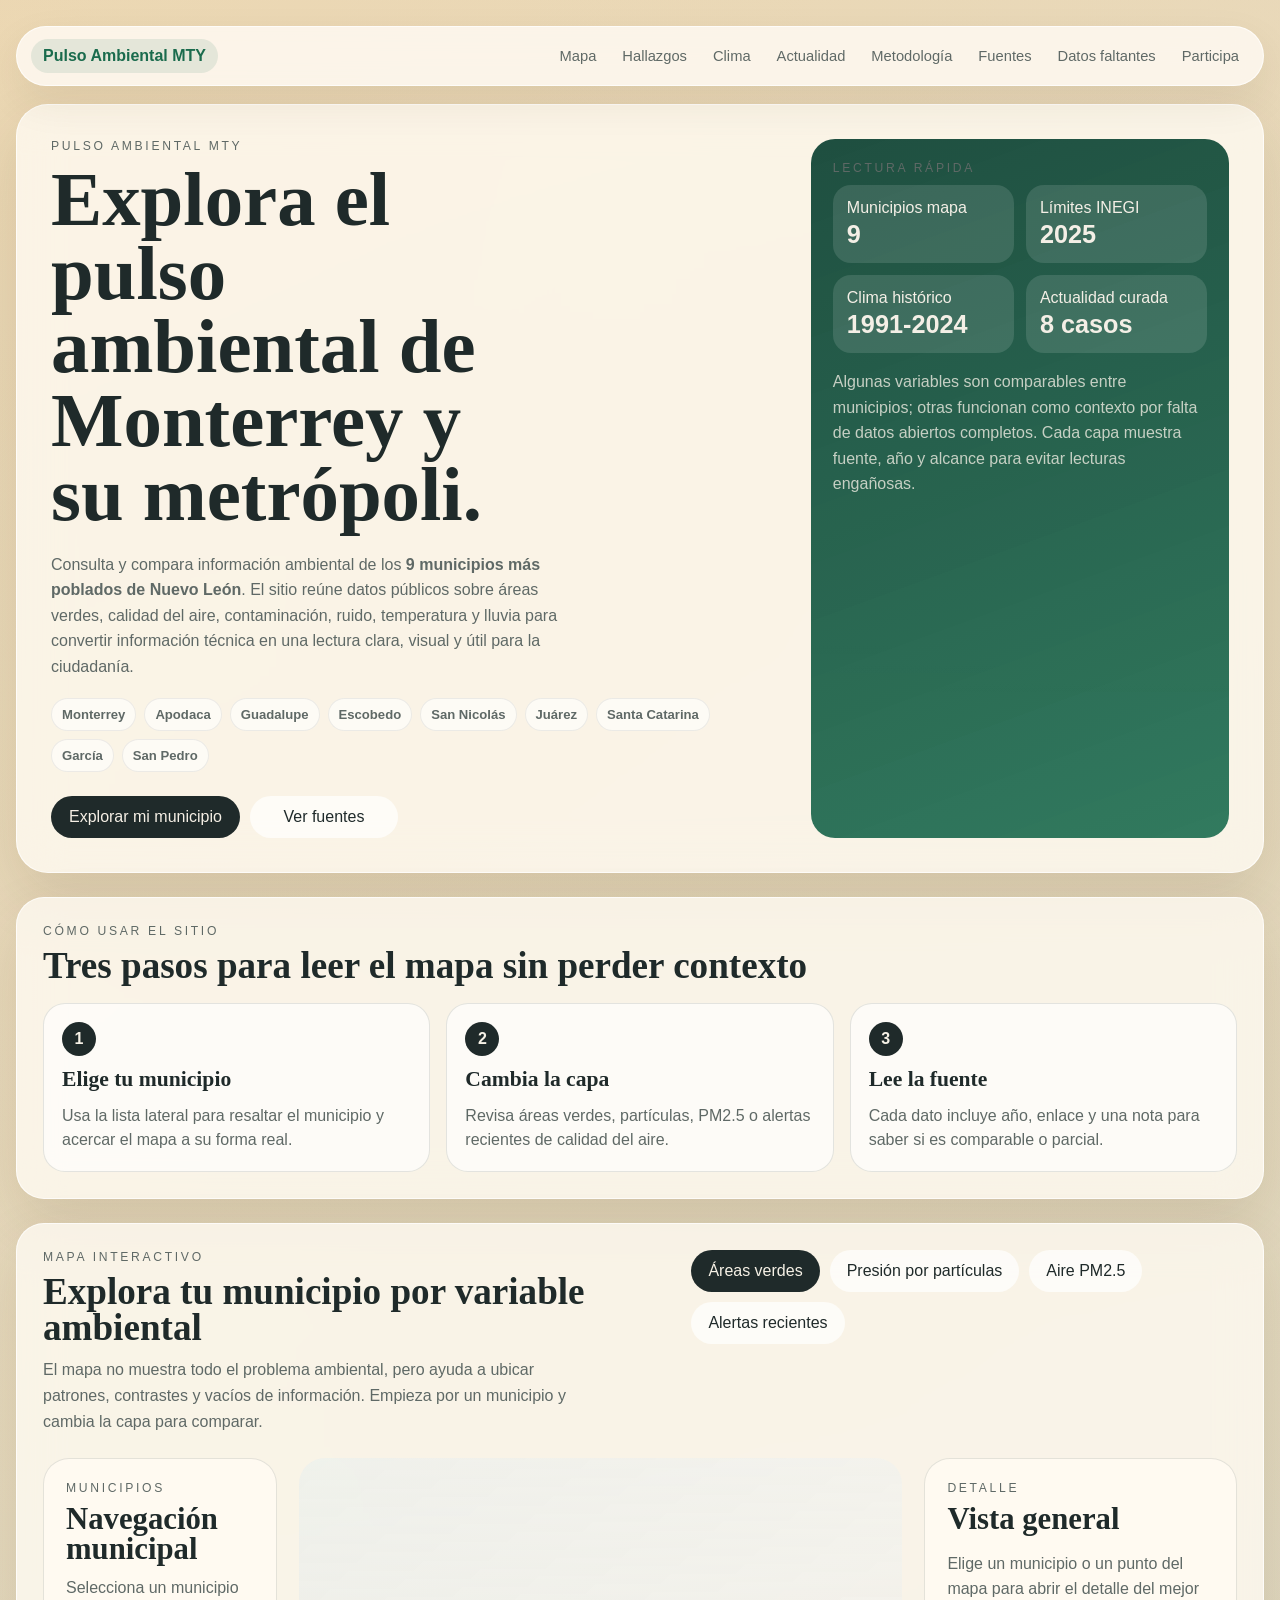
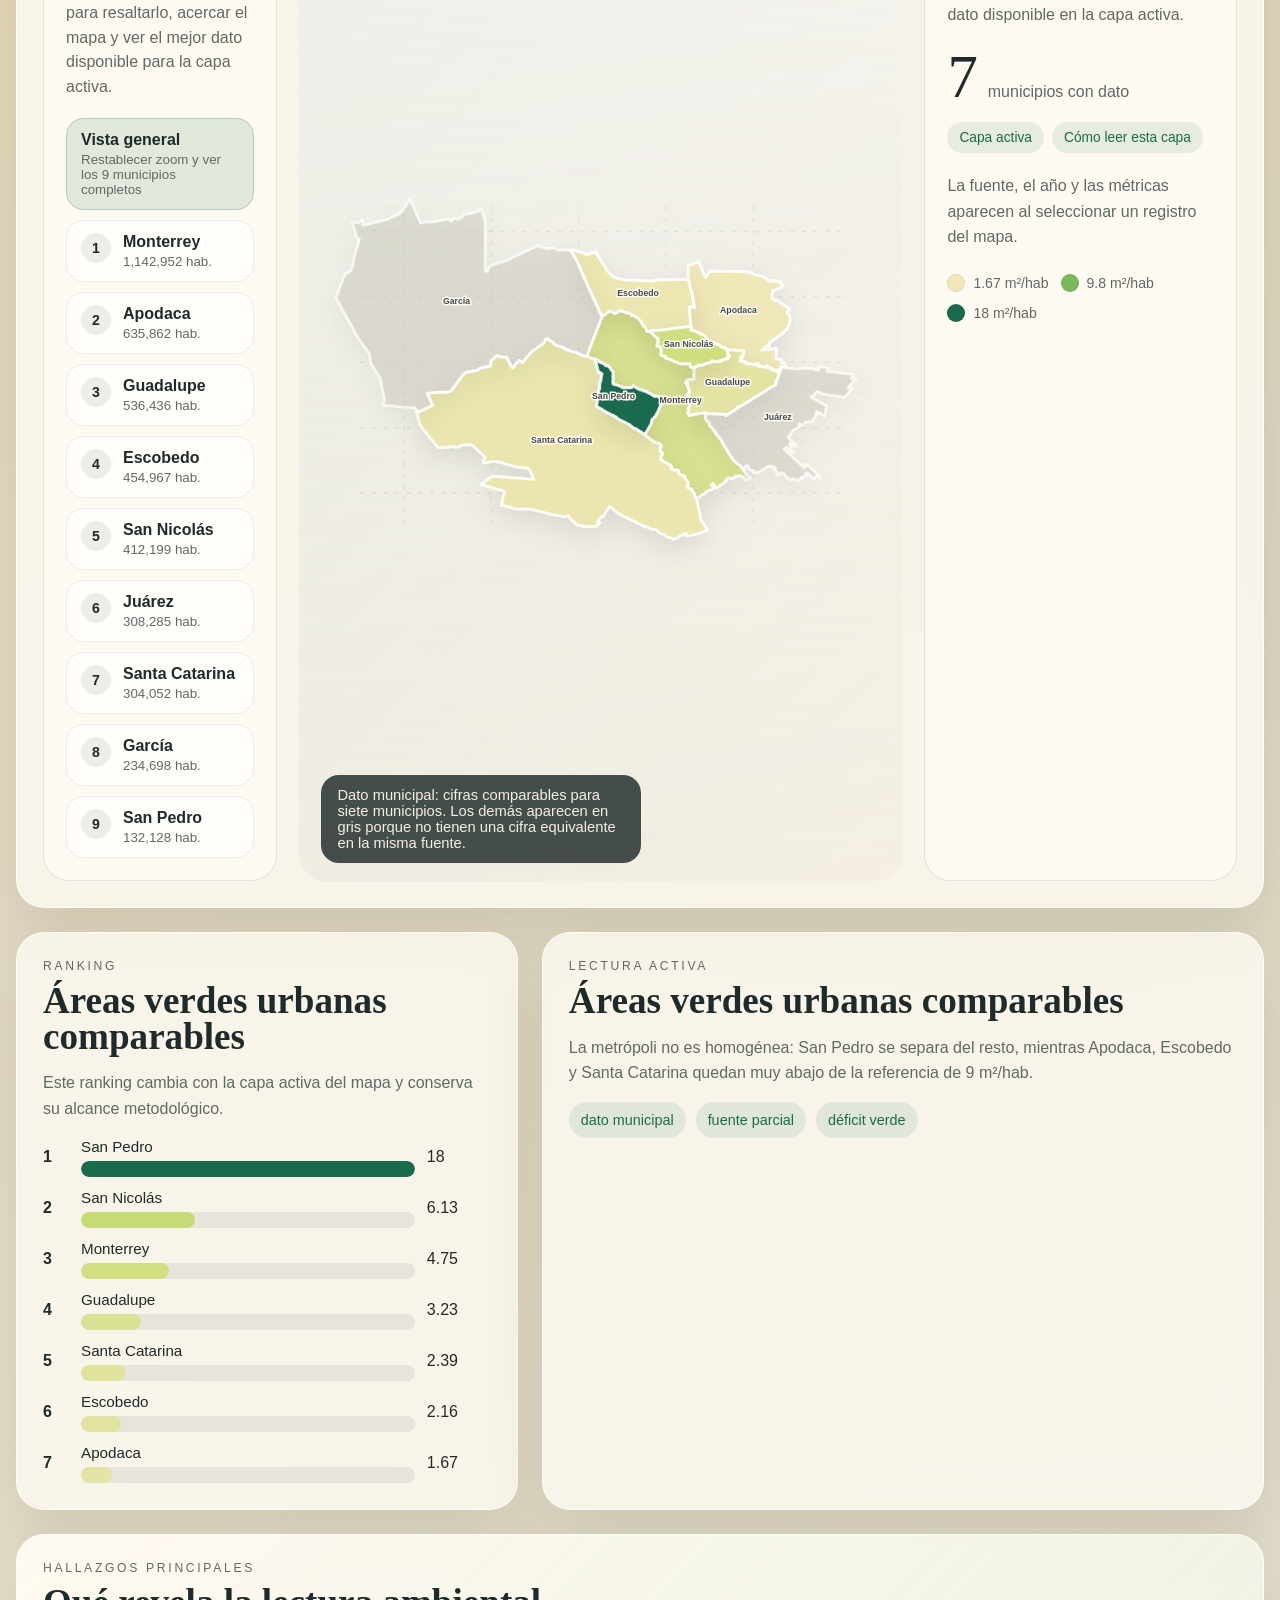
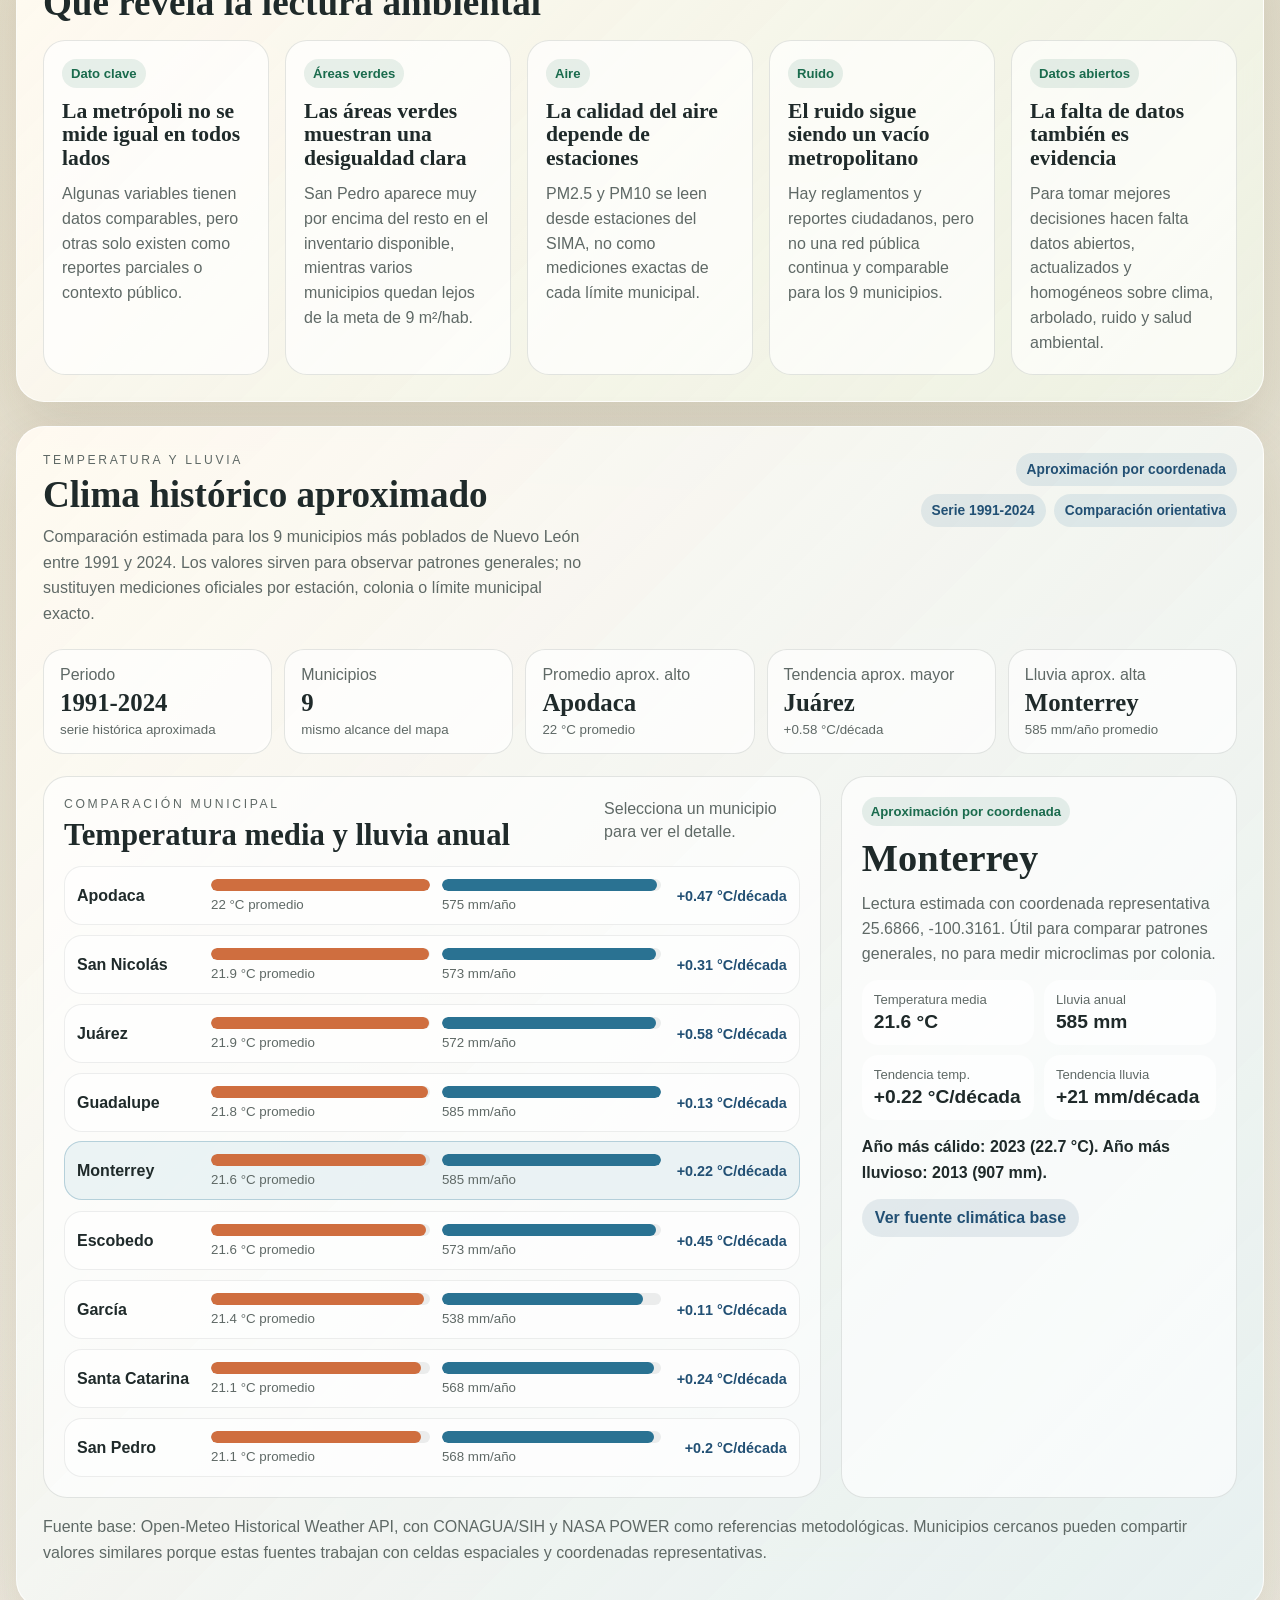
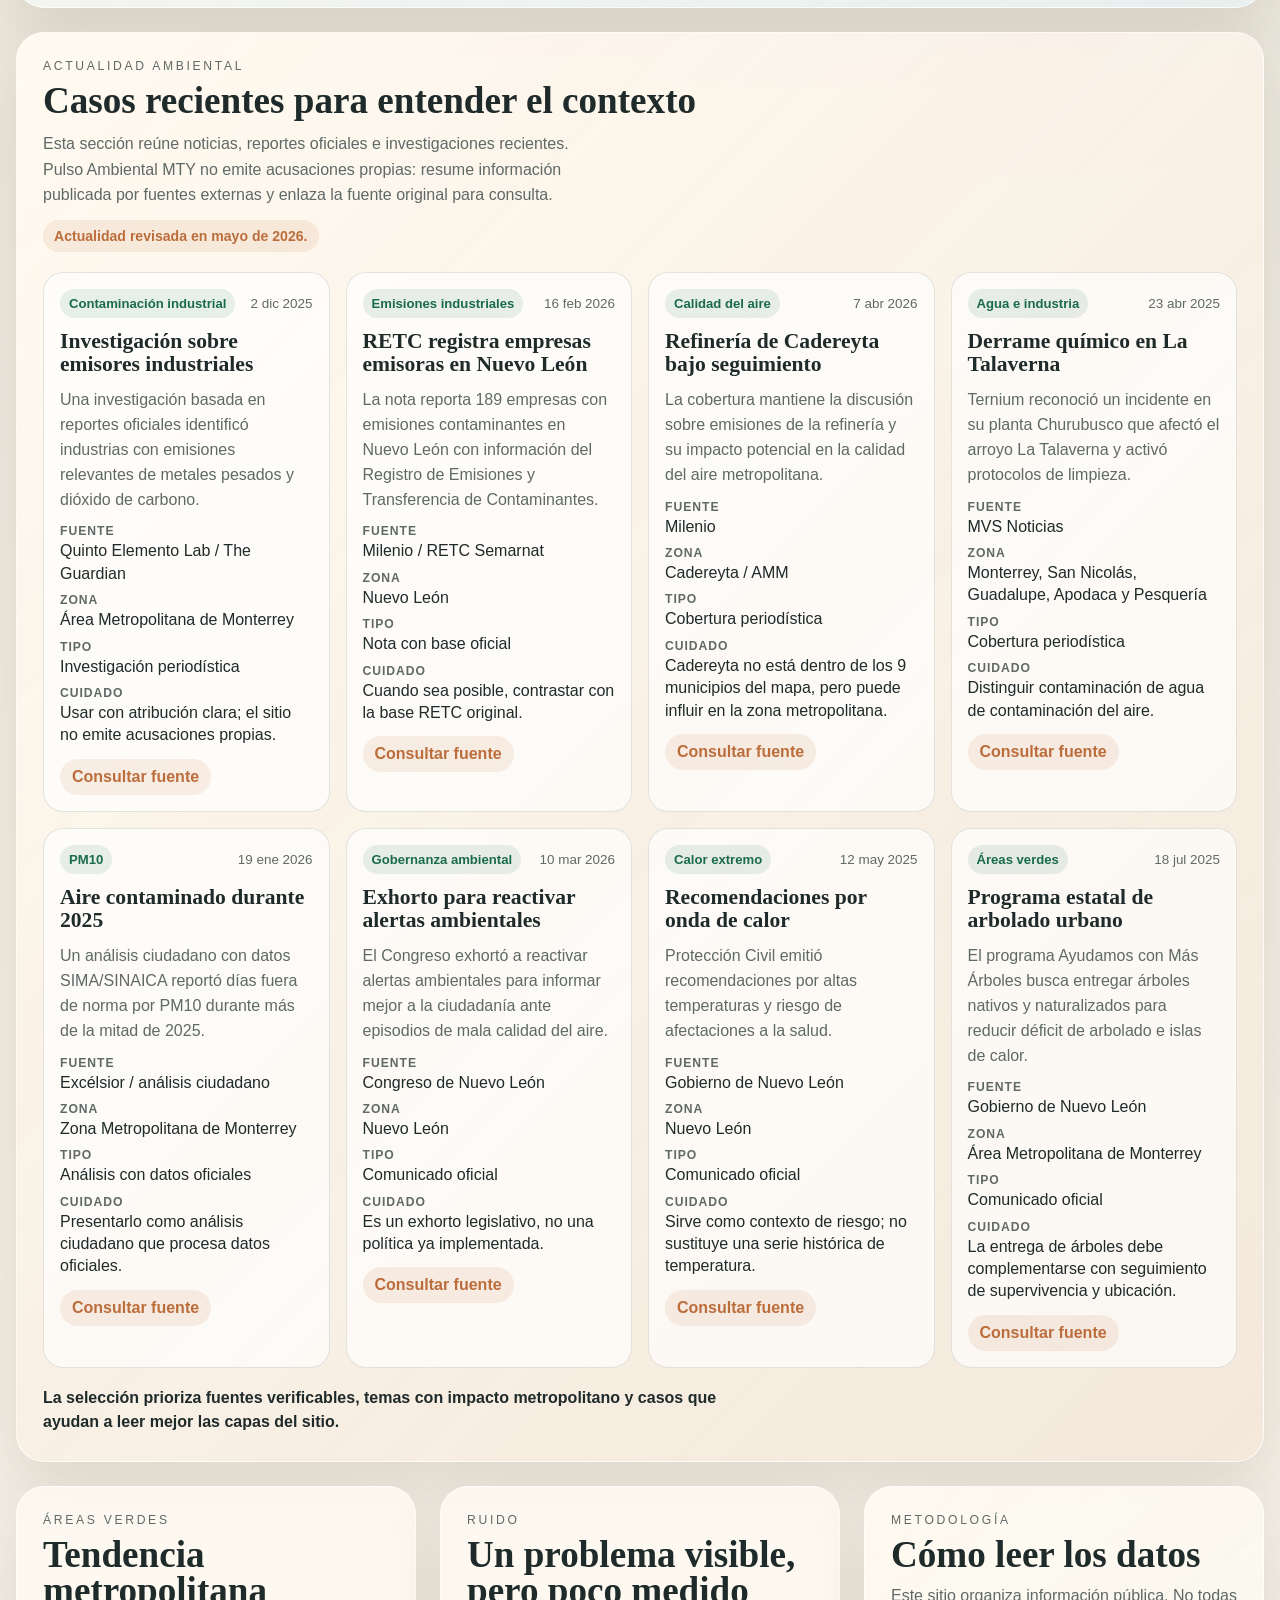
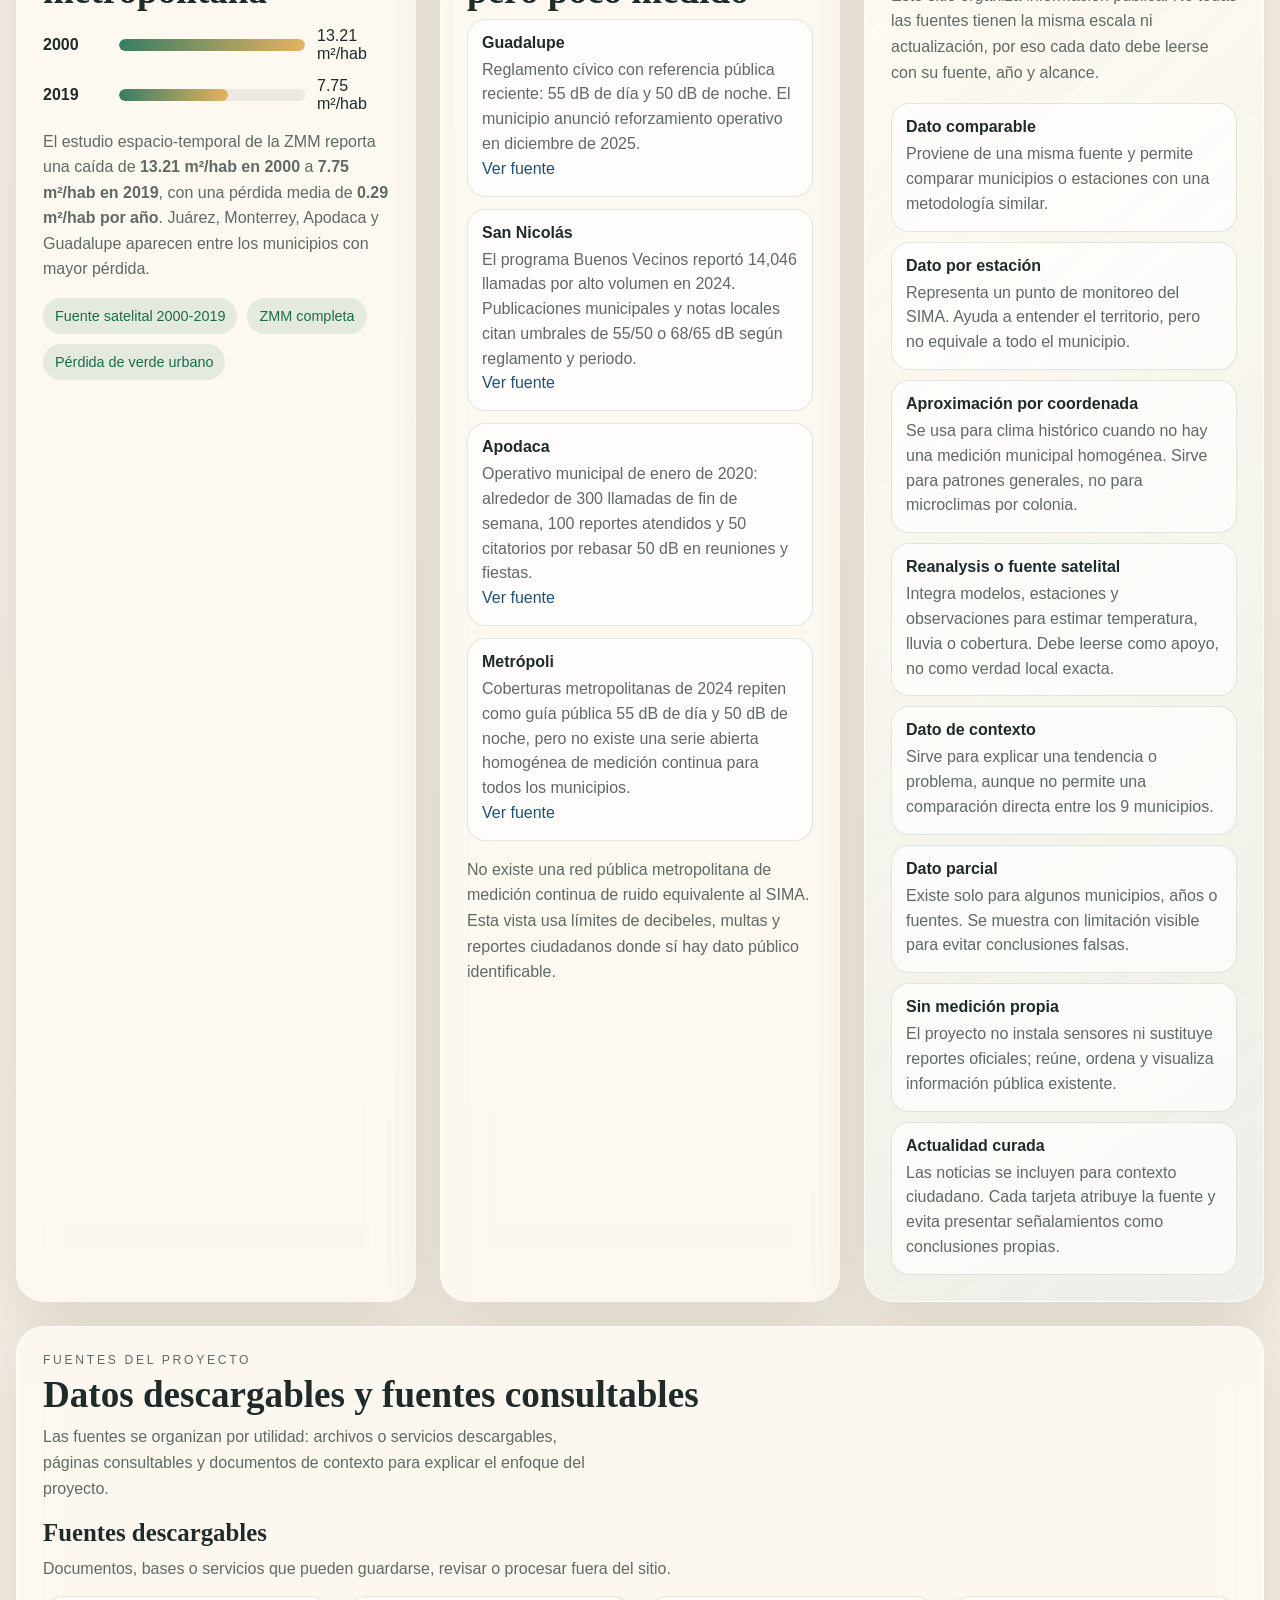
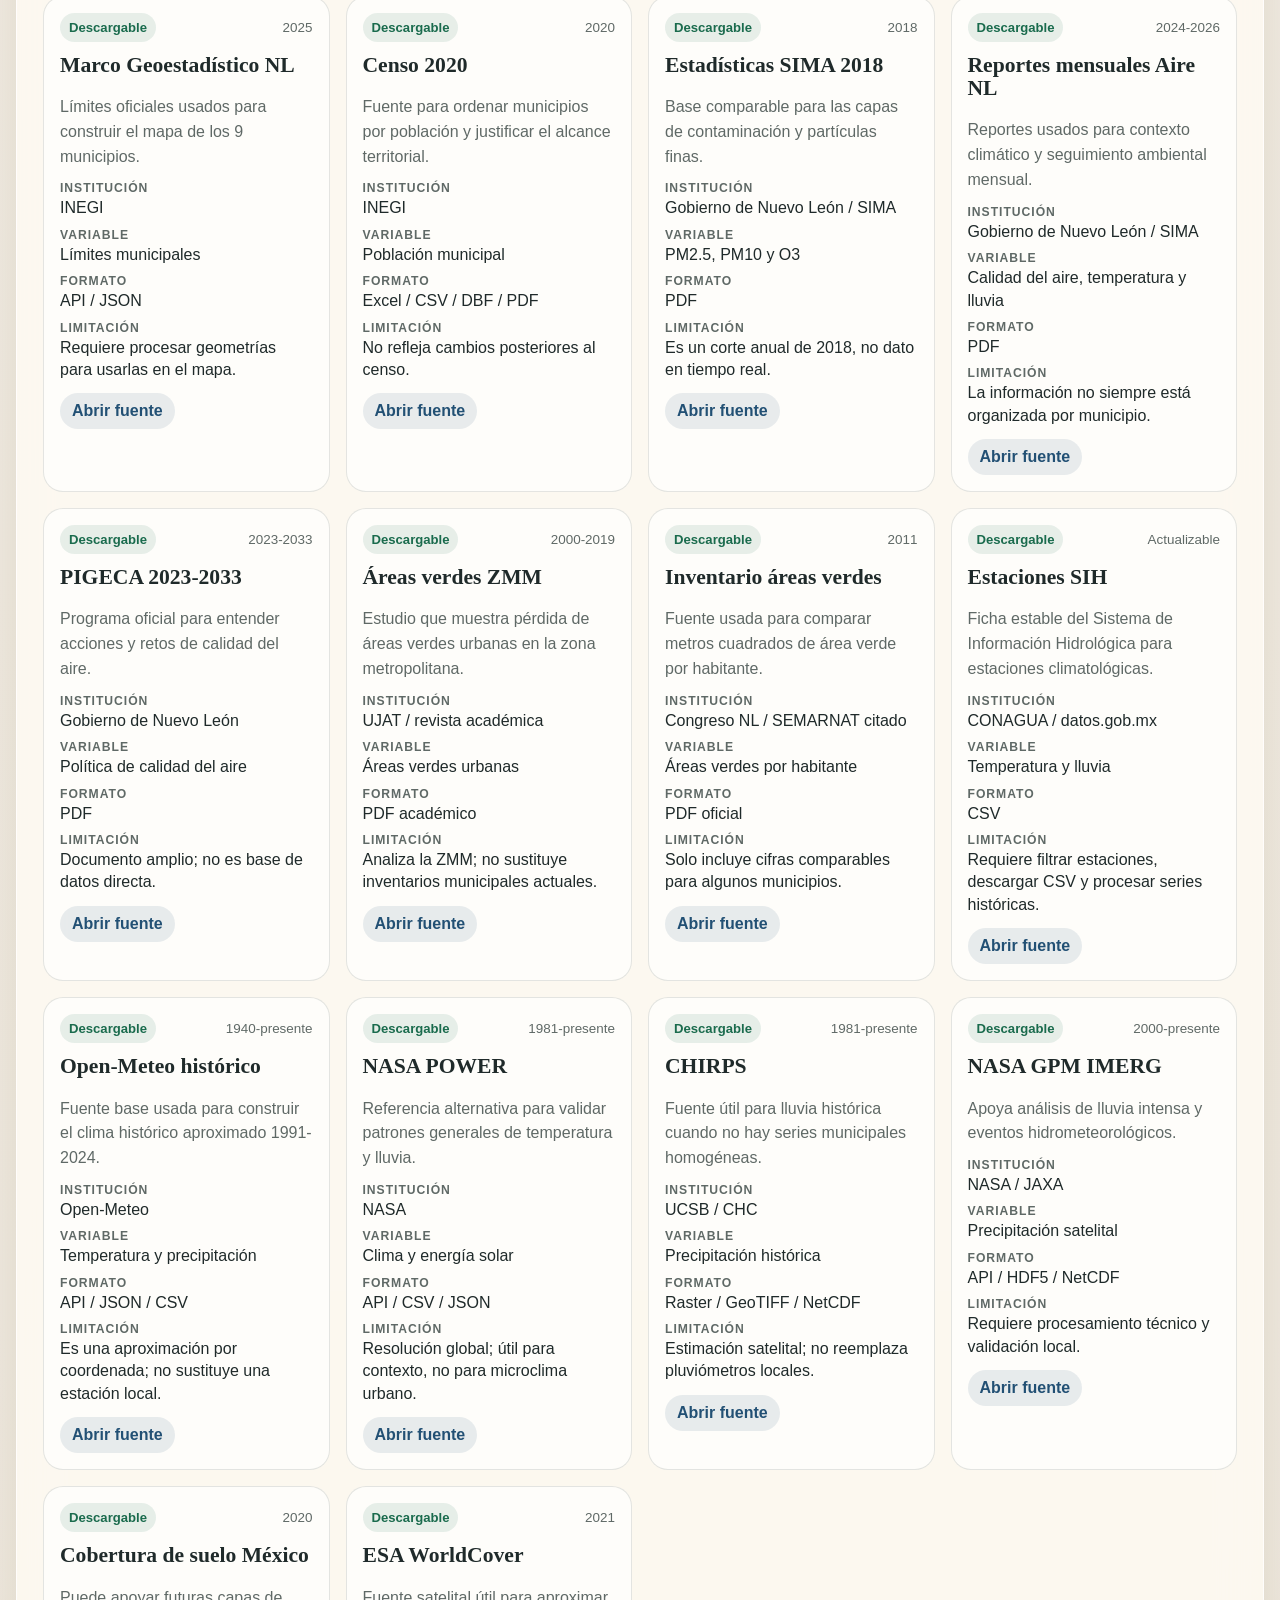
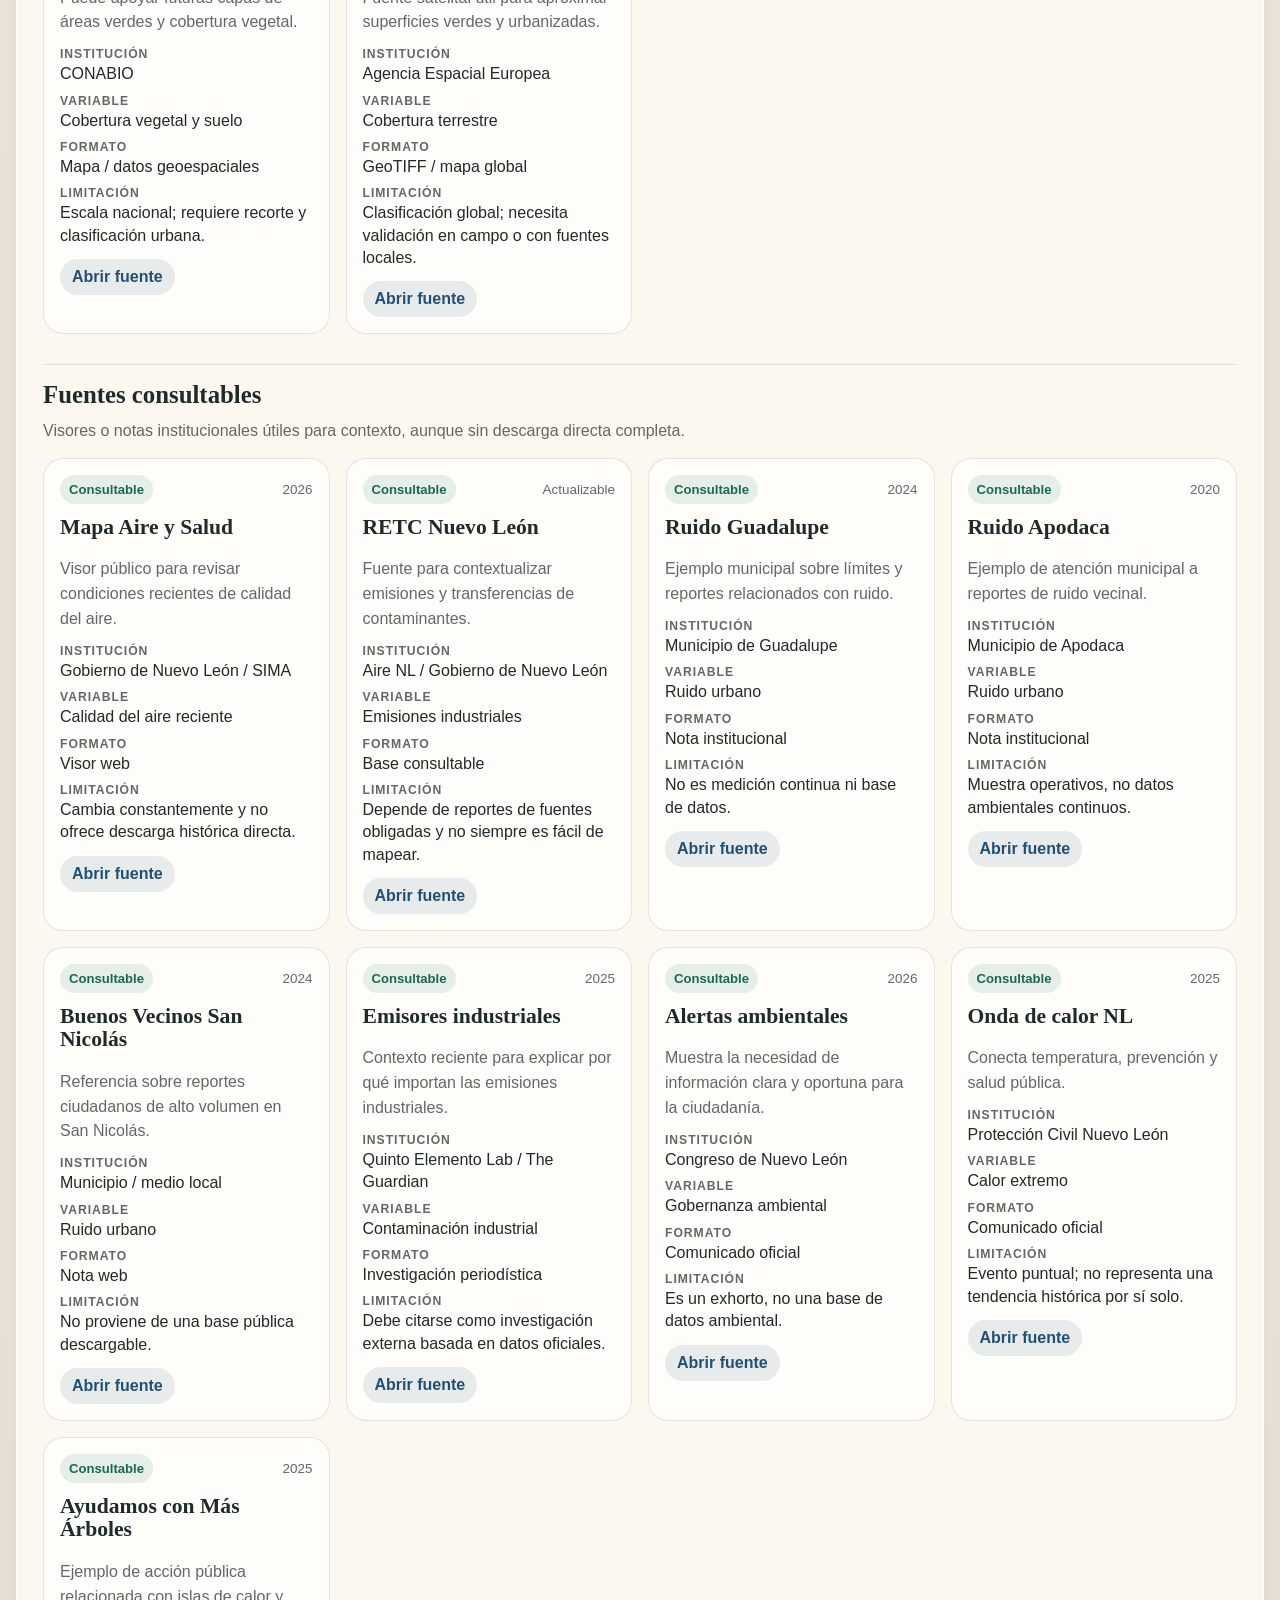
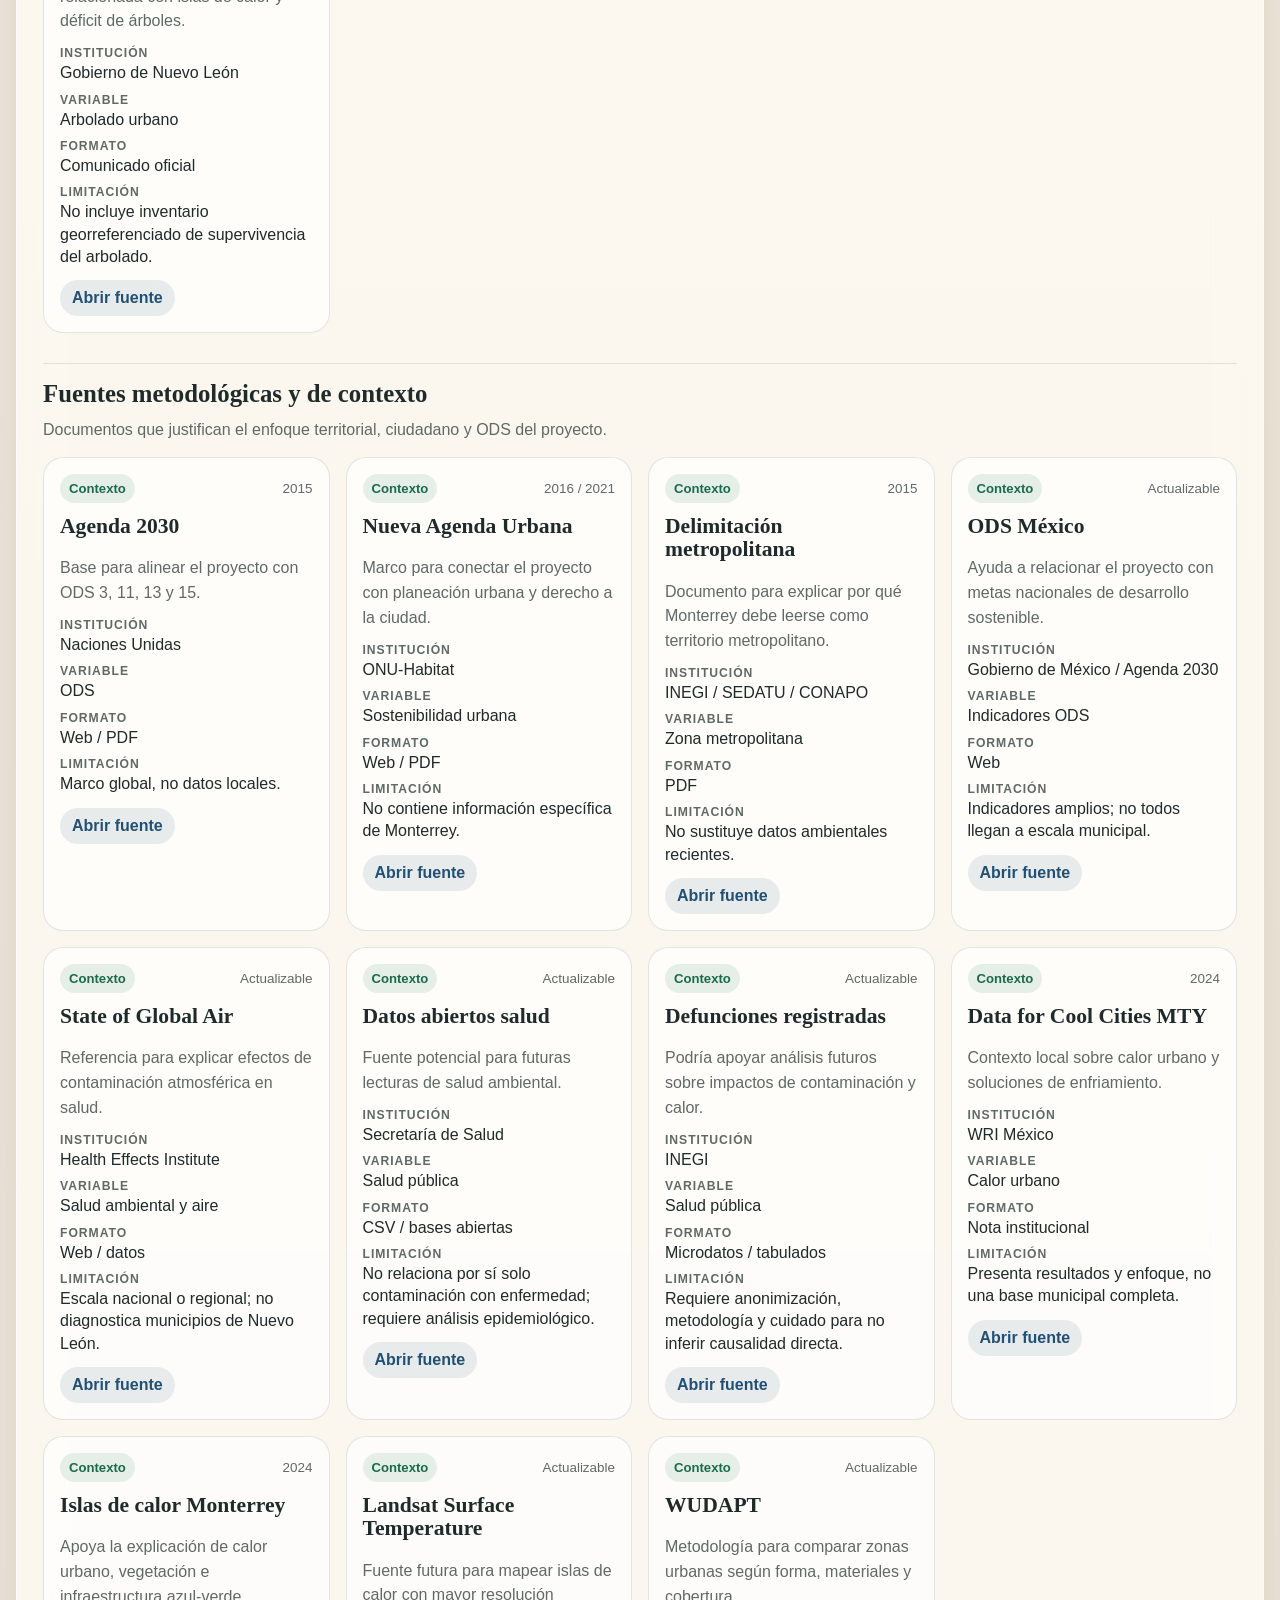
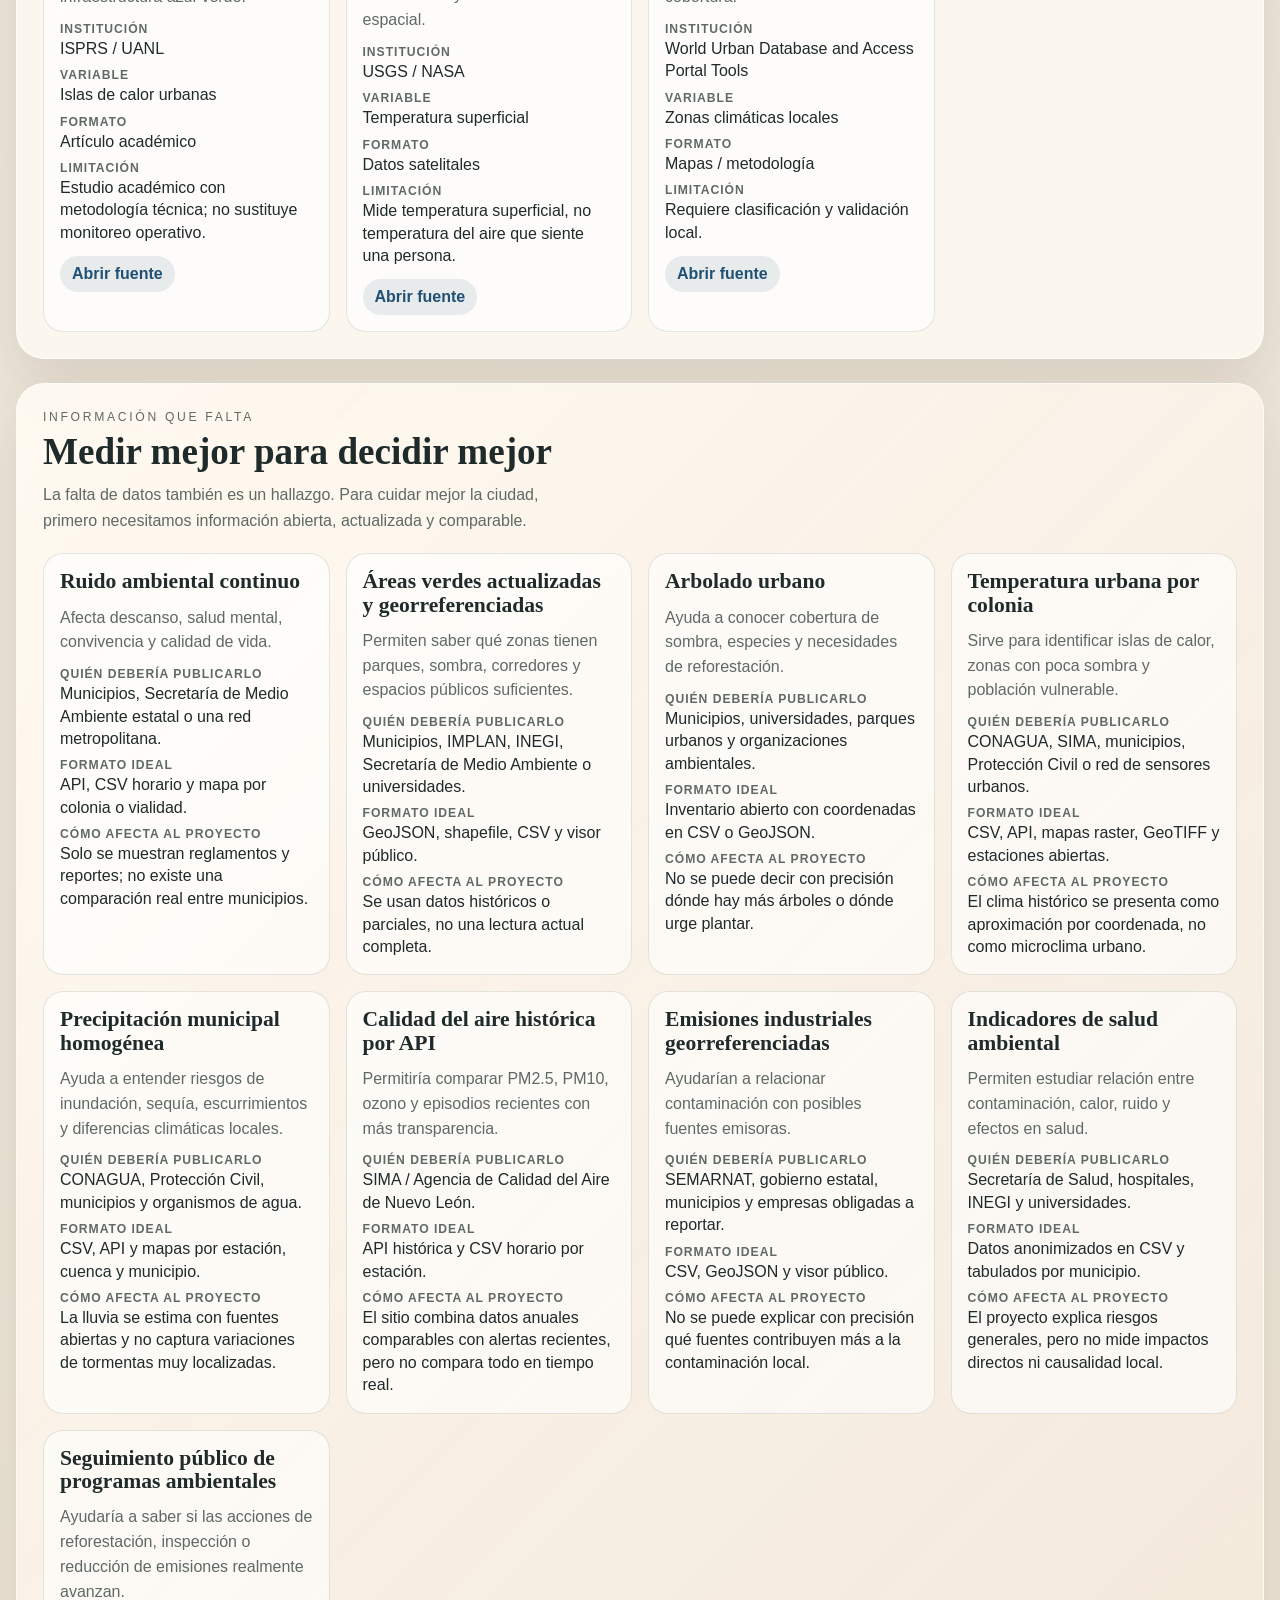
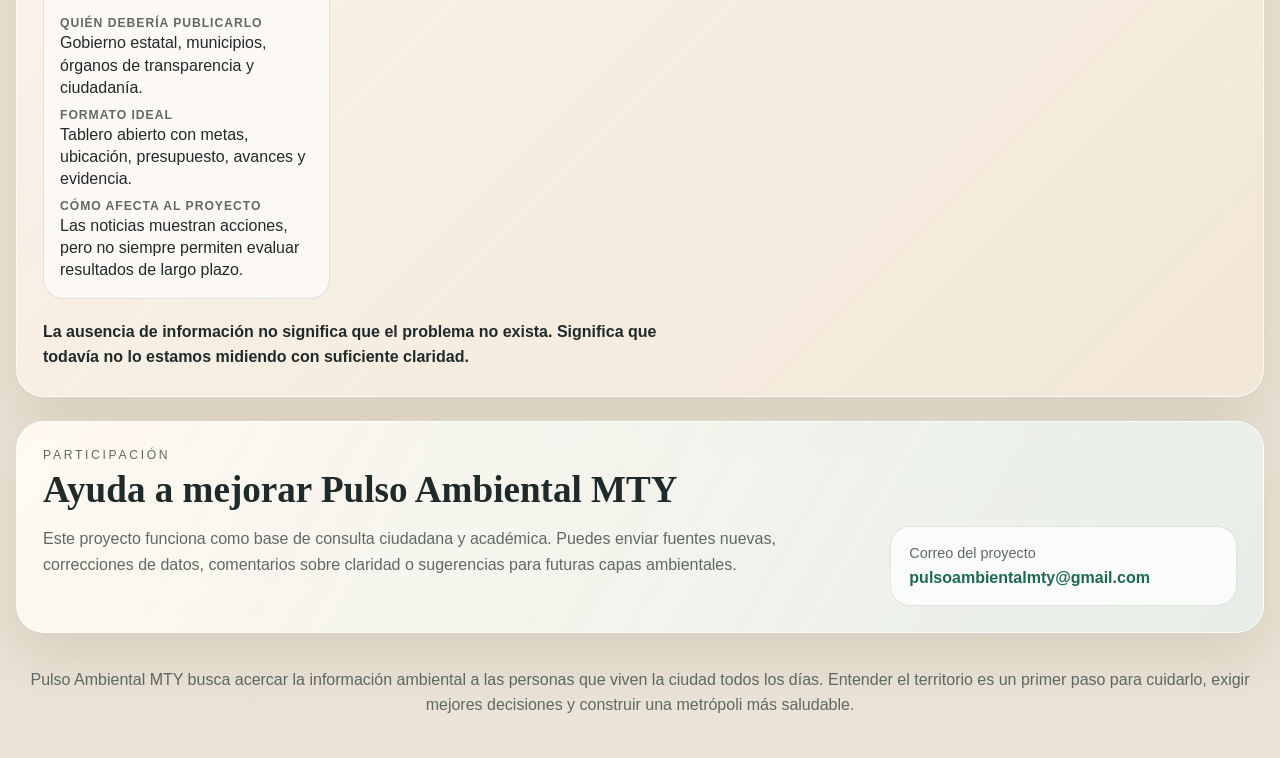
<file: index.html>
<!DOCTYPE html>
<html lang="es">
  <head>
    <meta charset="UTF-8" />
    <meta name="viewport" content="width=device-width, initial-scale=1.0" />
    <title>Pulso Ambiental MTY</title>
    <link rel="icon" href="data:," />
    <link rel="stylesheet" href="./styles.css" />
  </head>
  <body>
    <div class="page-shell">
      <nav class="site-nav" aria-label="Navegación principal">
        <a class="brand-mark" href="#inicio">Pulso Ambiental MTY</a>
        <div class="nav-links">
          <a href="#mapa">Mapa</a>
          <a href="#hallazgos">Hallazgos</a>
          <a href="#clima-historico">Clima</a>
          <a href="#actualidad">Actualidad</a>
          <a href="#metodologia">Metodología</a>
          <a href="#fuentes">Fuentes</a>
          <a href="#datos-faltantes">Datos faltantes</a>
          <a href="#participacion">Participa</a>
        </div>
      </nav>

      <header class="hero" id="inicio">
        <div class="hero-copy">
          <p class="eyebrow">Pulso Ambiental MTY</p>
          <h1>Explora el pulso ambiental de Monterrey y su metrópoli.</h1>
          <p class="hero-text">
            Consulta y compara información ambiental de los <strong>9 municipios más poblados de
            Nuevo León</strong>. El sitio reúne datos públicos sobre áreas verdes, calidad del aire,
            contaminación, ruido, temperatura y lluvia para convertir información técnica en una
            lectura clara, visual y útil para la ciudadanía.
          </p>
          <div class="municipality-chips" aria-label="Municipios cubiertos">
            <span>Monterrey</span>
            <span>Apodaca</span>
            <span>Guadalupe</span>
            <span>Escobedo</span>
            <span>San Nicolás</span>
            <span>Juárez</span>
            <span>Santa Catarina</span>
            <span>García</span>
            <span>San Pedro</span>
          </div>
          <div class="hero-actions">
            <a class="hero-link" href="#mapa">Explorar mi municipio</a>
            <a class="hero-link hero-link-muted" href="#fuentes">Ver fuentes</a>
          </div>
        </div>
        <aside class="hero-panel">
          <p class="panel-label">Lectura rápida</p>
          <div class="snapshot-grid" id="snapshot-grid"></div>
          <p class="snapshot-note">
            Algunas variables son comparables entre municipios; otras funcionan como contexto por
            falta de datos abiertos completos. Cada capa muestra fuente, año y alcance para evitar
            lecturas engañosas.
          </p>
        </aside>
      </header>

      <main class="dashboard">
        <section class="card guide-section" id="como-usar">
          <div class="section-heading compact">
            <div>
              <p class="section-kicker">Cómo usar el sitio</p>
              <h2>Tres pasos para leer el mapa sin perder contexto</h2>
            </div>
          </div>
          <div class="how-to-grid">
            <article class="step-card">
              <span>1</span>
              <h3>Elige tu municipio</h3>
              <p>Usa la lista lateral para resaltar el municipio y acercar el mapa a su forma real.</p>
            </article>
            <article class="step-card">
              <span>2</span>
              <h3>Cambia la capa</h3>
              <p>Revisa áreas verdes, partículas, PM2.5 o alertas recientes de calidad del aire.</p>
            </article>
            <article class="step-card">
              <span>3</span>
              <h3>Lee la fuente</h3>
              <p>Cada dato incluye año, enlace y una nota para saber si es comparable o parcial.</p>
            </article>
          </div>
        </section>

        <section class="card map-section" id="mapa">
          <div class="section-heading">
            <div>
              <p class="section-kicker">Mapa interactivo</p>
              <h2>Explora tu municipio por variable ambiental</h2>
              <p class="section-intro">
                El mapa no muestra todo el problema ambiental, pero ayuda a ubicar patrones,
                contrastes y vacíos de información. Empieza por un municipio y cambia la capa para
                comparar.
              </p>
            </div>
            <div class="metric-switcher">
              <button class="metric-chip is-active" data-layer="greenery">Áreas verdes</button>
              <button class="metric-chip" data-layer="pollution">Presión por partículas</button>
              <button class="metric-chip" data-layer="air">Aire PM2.5</button>
              <button class="metric-chip" data-layer="alerts">Alertas recientes</button>
            </div>
          </div>

          <div class="map-layout">
            <aside class="municipality-panel">
              <div class="panel-header">
                <p class="section-kicker">Municipios</p>
                <h3>Navegación municipal</h3>
                <p class="panel-copy">
                  Selecciona un municipio para resaltarlo, acercar el mapa y ver el mejor dato
                  disponible para la capa activa.
                </p>
              </div>
              <div class="municipality-list" id="municipality-list"></div>
            </aside>

            <div class="map-frame">
              <svg id="metro-map" viewBox="0 0 780 520" role="img" aria-labelledby="metro-map-title">
                <title id="metro-map-title">
                  Mapa de los 9 municipios priorizados con límites derivados de INEGI y estaciones del SIMA
                </title>
                <g id="map-viewport">
                  <g class="map-grid">
                    <path d="M60 70 H720" />
                    <path d="M60 160 H720" />
                    <path d="M60 250 H720" />
                    <path d="M60 340 H720" />
                    <path d="M60 430 H720" />
                    <path d="M120 36 V470" />
                    <path d="M240 36 V470" />
                    <path d="M360 36 V470" />
                    <path d="M480 36 V470" />
                    <path d="M600 36 V470" />
                  </g>
                  <g id="municipality-layer"></g>
                  <g id="station-layer"></g>
                  <g id="label-layer"></g>
                </g>
              </svg>
              <div class="map-badge" id="map-badge"></div>
            </div>

            <aside class="detail-panel">
              <div class="detail-header">
                <p class="section-kicker">Detalle</p>
                <h3 id="detail-name"></h3>
                <p id="detail-description"></p>
              </div>
              <div class="detail-value">
                <span id="detail-value"></span>
                <small id="detail-unit"></small>
              </div>
              <div class="detail-meta">
                <div class="meta-chip" id="detail-year"></div>
                <a class="meta-chip meta-link" id="detail-source" href="#" target="_blank" rel="noreferrer">Fuente</a>
              </div>
              <div class="detail-bars" id="detail-bars"></div>
              <div class="legend" id="legend"></div>
            </aside>
          </div>
        </section>

        <section class="insights-grid map-reading-grid" aria-label="Lectura de la capa activa">
          <article class="card chart-card">
            <div class="section-heading compact">
              <div>
                <p class="section-kicker">Ranking</p>
                <h2 id="ranking-title">Top metropolitano</h2>
              </div>
            </div>
            <p class="chart-note">
              Este ranking cambia con la capa activa del mapa y conserva su alcance metodológico.
            </p>
            <div class="rank-list" id="rank-list"></div>
          </article>

          <article class="card narrative-card">
            <div class="section-heading compact">
              <div>
                <p class="section-kicker">Lectura activa</p>
                <h2 id="story-title">La metrópoli cambia según la capa</h2>
              </div>
            </div>
            <p class="story-copy" id="story-copy"></p>
            <div class="story-tags" id="story-tags"></div>
          </article>
        </section>

        <section class="card findings-section" id="hallazgos">
          <div class="section-heading compact">
            <div>
              <p class="section-kicker">Hallazgos principales</p>
              <h2>Qué revela la lectura ambiental</h2>
            </div>
          </div>
          <div class="findings-grid" id="findings-list"></div>
        </section>

        <section class="card climate-section" id="clima-historico">
          <div class="section-heading">
            <div>
              <p class="section-kicker">Temperatura y lluvia</p>
              <h2>Clima histórico aproximado</h2>
              <p class="section-intro">
                Comparación estimada para los 9 municipios más poblados de Nuevo León entre
                1991 y 2024. Los valores sirven para observar patrones generales; no sustituyen
                mediciones oficiales por estación, colonia o límite municipal exacto.
              </p>
            </div>
            <div class="method-pills" aria-label="Etiquetas metodológicas de clima">
              <span>Aproximación por coordenada</span>
              <span>Serie 1991-2024</span>
              <span>Comparación orientativa</span>
            </div>
          </div>
          <div class="climate-summary-grid" id="climate-summary-grid"></div>
          <div class="climate-layout">
            <div class="climate-chart-panel">
              <div class="panel-header inline-header">
                <div>
                  <p class="section-kicker">Comparación municipal</p>
                  <h3>Temperatura media y lluvia anual</h3>
                </div>
                <p class="climate-mini-note">Selecciona un municipio para ver el detalle.</p>
              </div>
              <div class="climate-chart" id="climate-chart"></div>
            </div>
            <aside class="climate-detail" id="climate-detail"></aside>
          </div>
          <p class="chart-note">
            Fuente base: Open-Meteo Historical Weather API, con CONAGUA/SIH y NASA POWER como
            referencias metodológicas. Municipios cercanos pueden compartir valores similares
            porque estas fuentes trabajan con celdas espaciales y coordenadas representativas.
          </p>
        </section>

        <section class="card news-section" id="actualidad">
          <div class="section-heading compact">
            <div>
              <p class="section-kicker">Actualidad ambiental</p>
              <h2>Casos recientes para entender el contexto</h2>
              <p class="section-intro">
                Esta sección reúne noticias, reportes oficiales e investigaciones recientes. Pulso
                Ambiental MTY no emite acusaciones propias: resume información publicada por
                fuentes externas y enlaza la fuente original para consulta.
              </p>
              <p class="news-reviewed">Actualidad revisada en mayo de 2026.</p>
            </div>
          </div>
          <div class="news-grid" id="news-list"></div>
          <p class="news-note">
            La selección prioriza fuentes verificables, temas con impacto metropolitano y casos que
            ayudan a leer mejor las capas del sitio.
          </p>
        </section>

        <section class="insights-grid secondary-grid">
          <article class="card narrative-card">
            <div class="section-heading compact">
              <div>
                <p class="section-kicker">Áreas verdes</p>
                <h2>Tendencia metropolitana</h2>
              </div>
            </div>
            <div class="trend-strip" id="trend-strip"></div>
            <p class="story-copy">
              El estudio espacio-temporal de la ZMM reporta una caída de
              <strong>13.21 m²/hab en 2000</strong> a <strong>7.75 m²/hab en 2019</strong>, con una
              pérdida media de <strong>0.29 m²/hab por año</strong>. Juárez, Monterrey, Apodaca y
              Guadalupe aparecen entre los municipios con mayor pérdida.
            </p>
            <div class="story-tags">
              <span class="story-tag">Fuente satelital 2000-2019</span>
              <span class="story-tag">ZMM completa</span>
              <span class="story-tag">Pérdida de verde urbano</span>
            </div>
          </article>

          <article class="card chart-card">
            <div class="section-heading compact">
              <div>
                <p class="section-kicker">Ruido</p>
                <h2>Un problema visible, pero poco medido</h2>
              </div>
            </div>
            <div class="noise-list" id="noise-list"></div>
            <p class="chart-note">
              No existe una red pública metropolitana de medición continua de ruido equivalente al
              SIMA. Esta vista usa límites de decibeles, multas y reportes ciudadanos donde sí hay
              dato público identificable.
            </p>
          </article>

          <article class="card method-card" id="metodologia">
            <div class="section-heading compact">
              <div>
                <p class="section-kicker">Metodología</p>
                <h2>Cómo leer los datos</h2>
              </div>
            </div>
            <p class="method-intro">
              Este sitio organiza información pública. No todas las fuentes tienen la misma escala
              ni actualización, por eso cada dato debe leerse con su fuente, año y alcance.
            </p>
            <div class="method-list" id="method-list"></div>
          </article>
        </section>

        <section class="card sources-section" id="fuentes">
          <div class="section-heading compact">
            <div>
              <p class="section-kicker">Fuentes del proyecto</p>
              <h2>Datos descargables y fuentes consultables</h2>
              <p class="section-intro">
                Las fuentes se organizan por utilidad: archivos o servicios descargables, páginas
                consultables y documentos de contexto para explicar el enfoque del proyecto.
              </p>
            </div>
          </div>
          <div class="source-list" id="source-list"></div>
        </section>

        <section class="card missing-section" id="datos-faltantes">
          <div class="section-heading compact">
            <div>
              <p class="section-kicker">Información que falta</p>
              <h2>Medir mejor para decidir mejor</h2>
              <p class="section-intro">
                La falta de datos también es un hallazgo. Para cuidar mejor la ciudad, primero
                necesitamos información abierta, actualizada y comparable.
              </p>
            </div>
          </div>
          <div class="missing-grid" id="missing-data-list"></div>
          <p class="missing-note">
            La ausencia de información no significa que el problema no exista. Significa que todavía
            no lo estamos midiendo con suficiente claridad.
          </p>
        </section>

        <section class="card participation-section" id="participacion">
          <div class="section-heading compact">
            <div>
              <p class="section-kicker">Participación</p>
              <h2>Ayuda a mejorar Pulso Ambiental MTY</h2>
            </div>
          </div>
          <div class="participation-grid">
            <p>
              Este proyecto funciona como base de consulta ciudadana y académica. Puedes enviar
              fuentes nuevas, correcciones de datos, comentarios sobre claridad o sugerencias para
              futuras capas ambientales.
            </p>
            <div class="contact-card">
              <span>Correo del proyecto</span>
              <a href="mailto:pulsoambientalmty@gmail.com">pulsoambientalmty@gmail.com</a>
            </div>
          </div>
        </section>

        <footer class="site-footer">
          Pulso Ambiental MTY busca acercar la información ambiental a las personas que viven la
          ciudad todos los días. Entender el territorio es un primer paso para cuidarlo, exigir
          mejores decisiones y construir una metrópoli más saludable.
        </footer>
      </main>
    </div>

    <script src="./metro9-data.js"></script>
    <script src="./app.js"></script>
  </body>
</html>
</file>
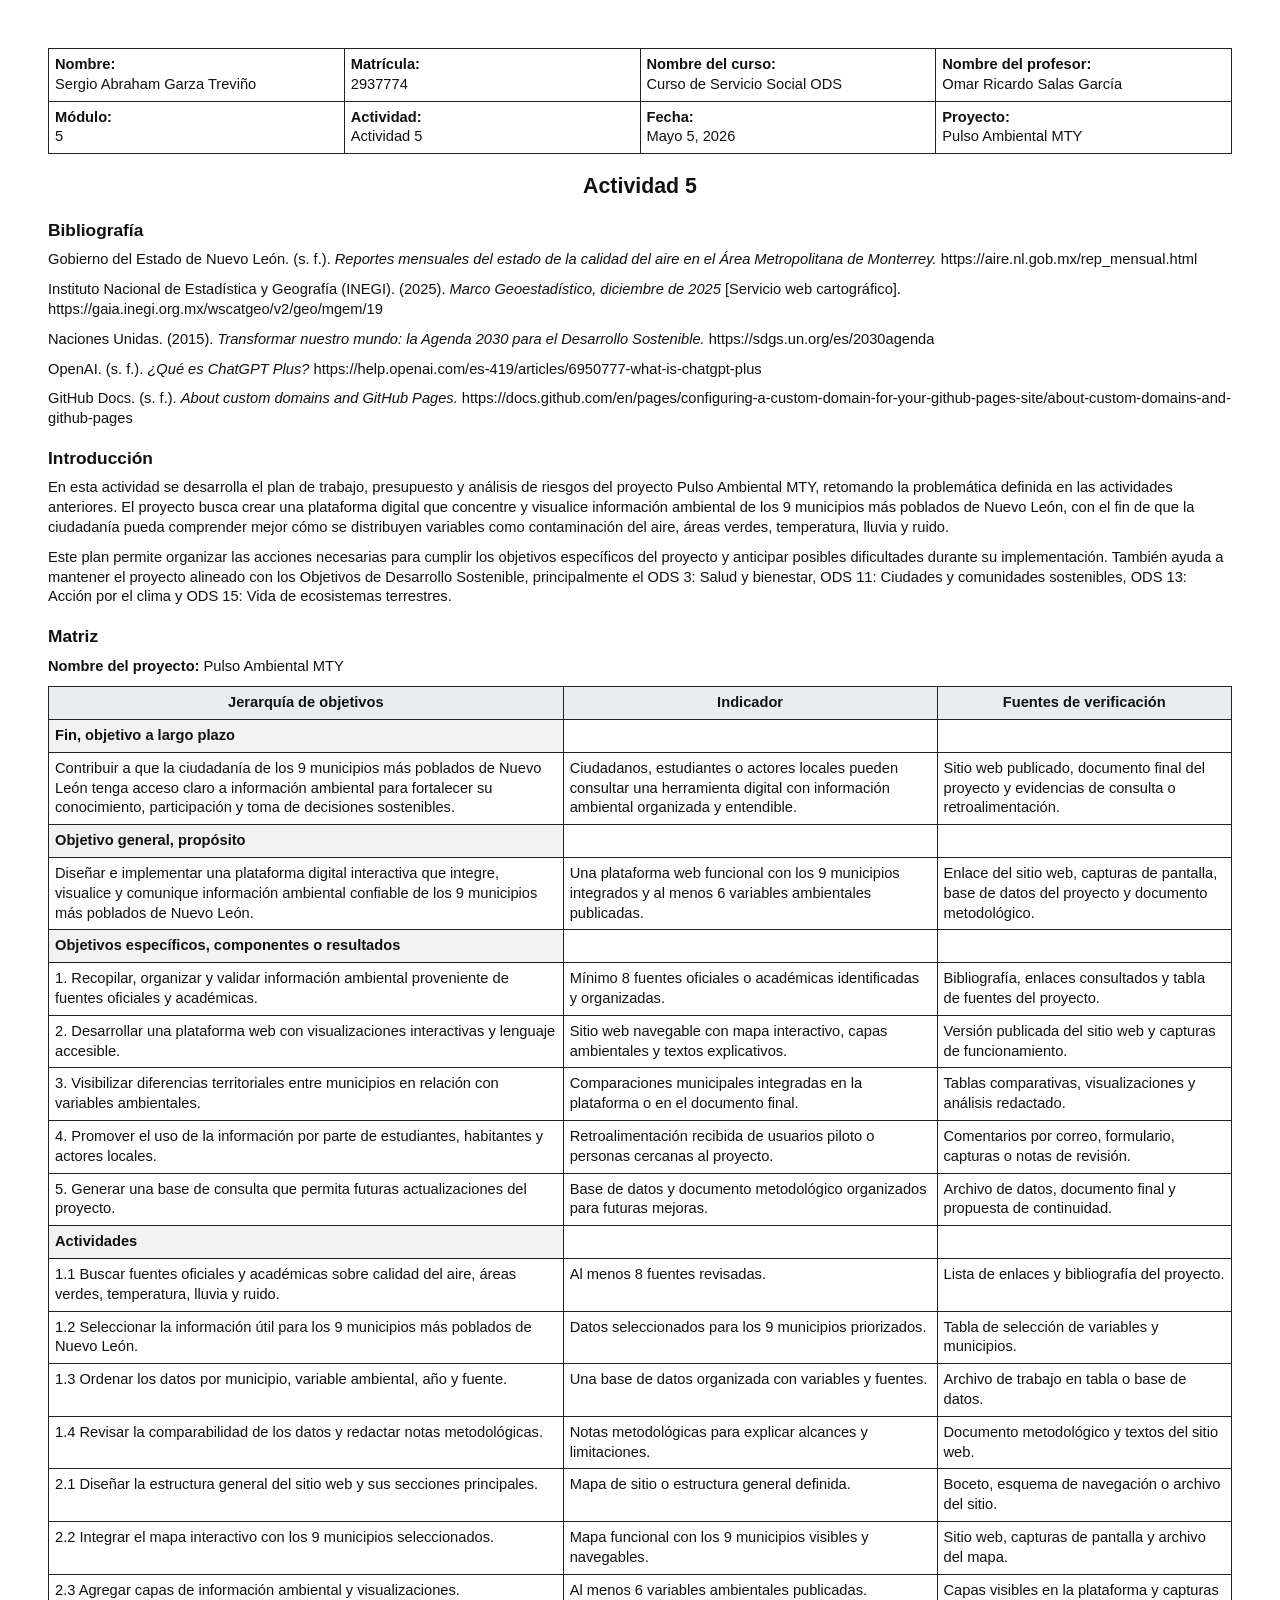
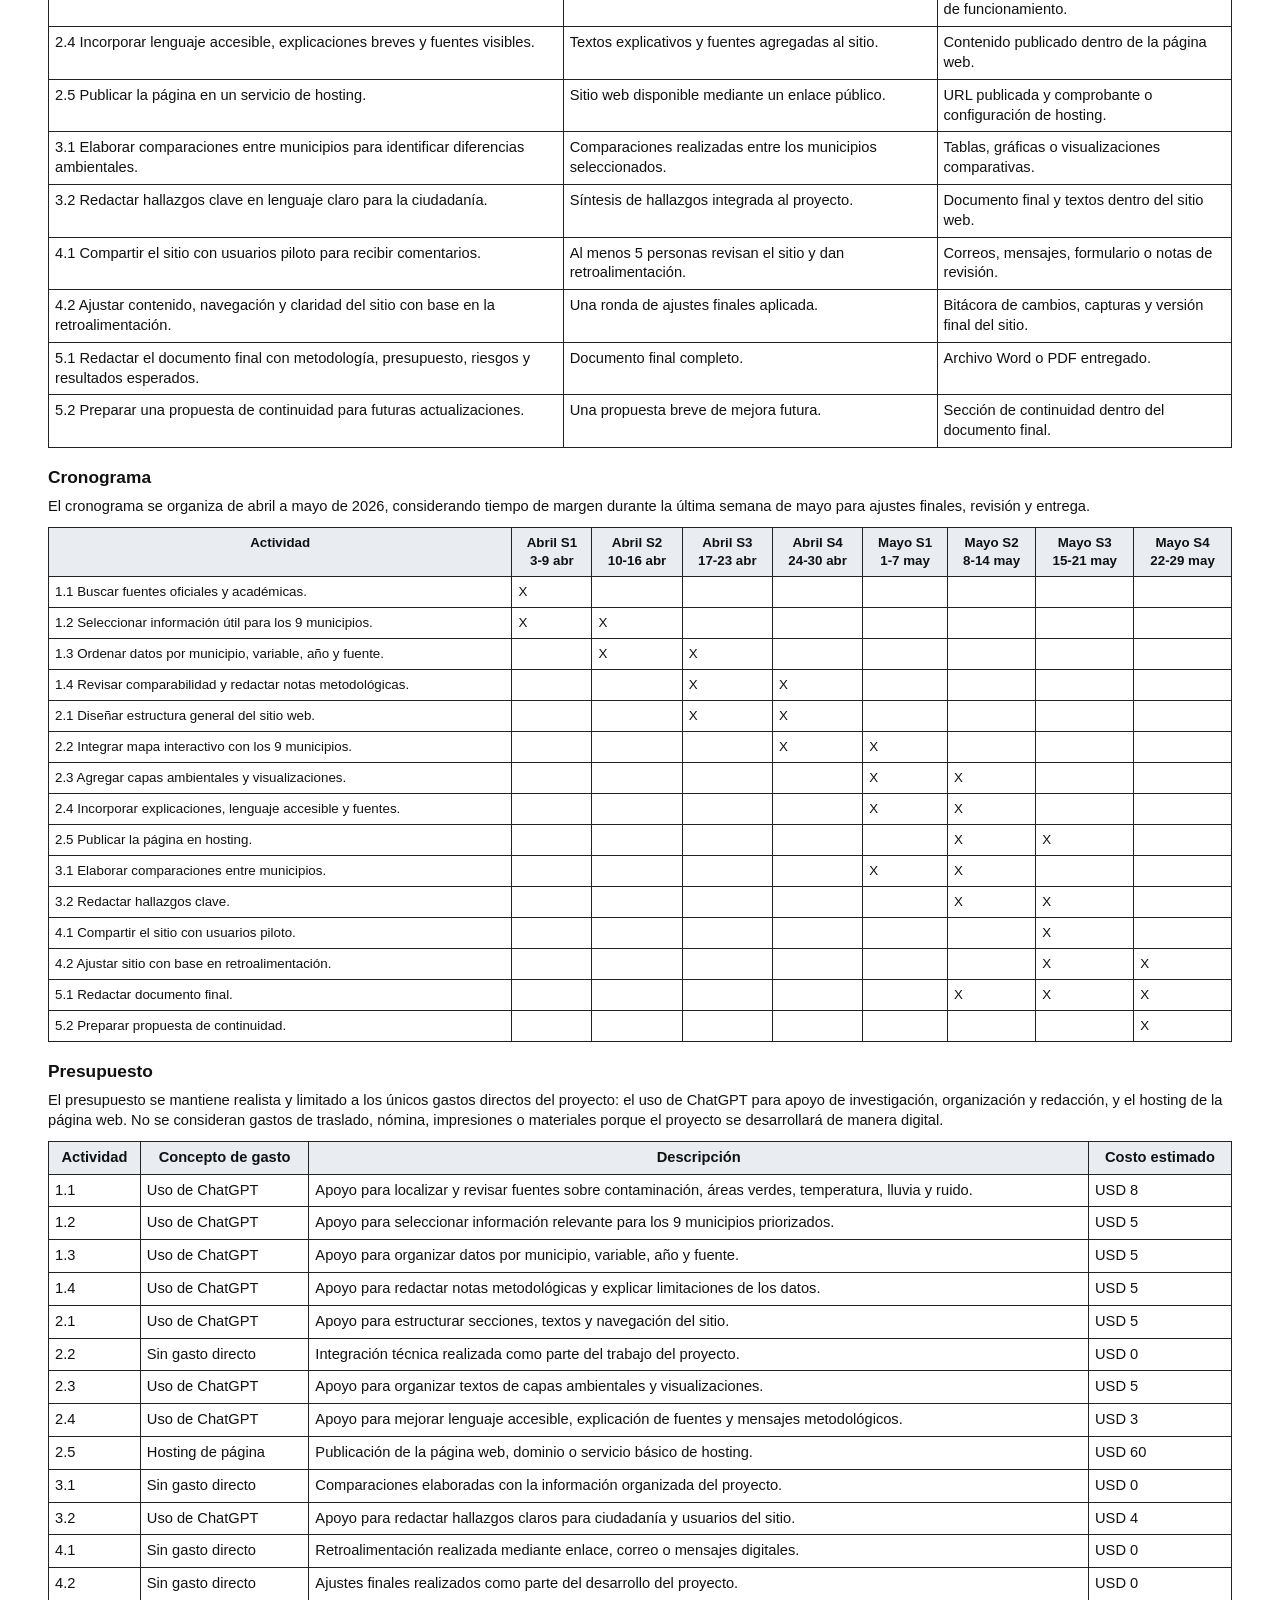
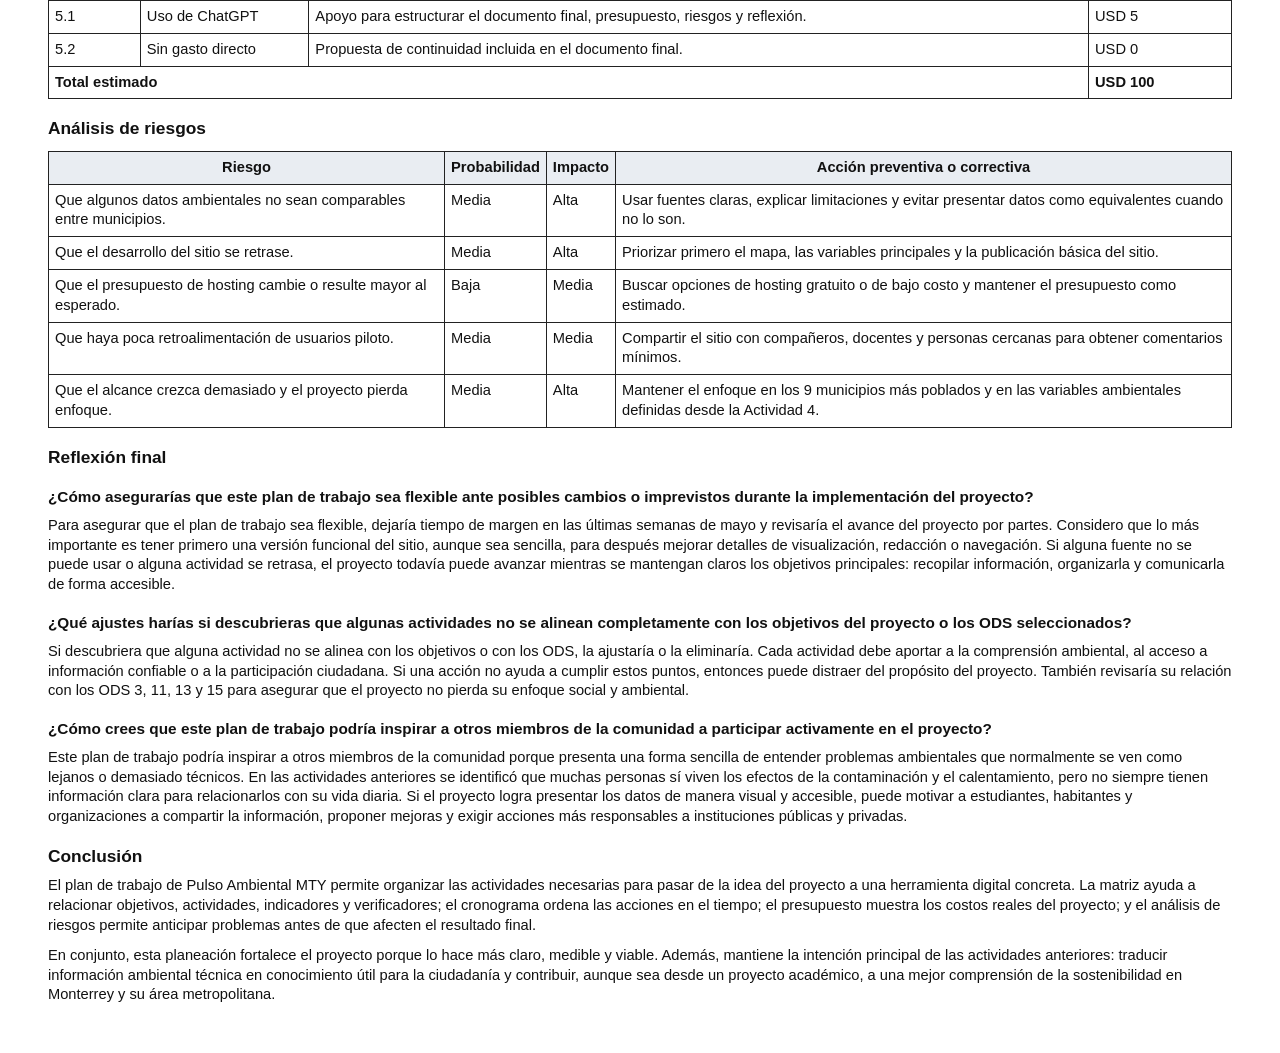
<file: ServicioSocial_Actividad5_SAGT.html>
<!doctype html>
<html lang="es">
<head>
  <meta charset="utf-8">
  <title>ServicioSocial_Actividad5_SAGT</title>
  <style>
    body {
      font-family: Arial, Helvetica, sans-serif;
      font-size: 11pt;
      line-height: 1.35;
      color: #111;
      margin: 48px;
    }

    h1, h2, h3 {
      margin: 18px 0 8px;
      font-weight: 700;
    }

    h1 {
      text-align: center;
      font-size: 16pt;
    }

    h2 {
      font-size: 13pt;
    }

    h3 {
      font-size: 11.5pt;
    }

    p {
      margin: 6px 0 10px;
    }

    table {
      width: 100%;
      border-collapse: collapse;
      margin: 10px 0 16px;
    }

    th, td {
      border: 1px solid #222;
      padding: 6px;
      vertical-align: top;
    }

    th {
      font-weight: 700;
      background: #e9edf2;
    }

    .header-table td {
      width: 25%;
    }

    .section-label {
      font-weight: 700;
      background: #f2f2f2;
    }

    .small {
      font-size: 10pt;
    }
  </style>
</head>
<body>
  <table class="header-table">
    <tr>
      <td><strong>Nombre:</strong><br>Sergio Abraham Garza Treviño</td>
      <td><strong>Matrícula:</strong><br>2937774</td>
      <td><strong>Nombre del curso:</strong><br>Curso de Servicio Social ODS</td>
      <td><strong>Nombre del profesor:</strong><br>Omar Ricardo Salas García</td>
    </tr>
    <tr>
      <td><strong>Módulo:</strong><br>5</td>
      <td><strong>Actividad:</strong><br>Actividad 5</td>
      <td><strong>Fecha:</strong><br>Mayo 5, 2026</td>
      <td><strong>Proyecto:</strong><br>Pulso Ambiental MTY</td>
    </tr>
  </table>

  <h1>Actividad 5</h1>

  <h2>Bibliografía</h2>
  <p>Gobierno del Estado de Nuevo León. (s. f.). <em>Reportes mensuales del estado de la calidad del aire en el Área Metropolitana de Monterrey.</em> https://aire.nl.gob.mx/rep_mensual.html</p>
  <p>Instituto Nacional de Estadística y Geografía (INEGI). (2025). <em>Marco Geoestadístico, diciembre de 2025</em> [Servicio web cartográfico]. https://gaia.inegi.org.mx/wscatgeo/v2/geo/mgem/19</p>
  <p>Naciones Unidas. (2015). <em>Transformar nuestro mundo: la Agenda 2030 para el Desarrollo Sostenible.</em> https://sdgs.un.org/es/2030agenda</p>
  <p>OpenAI. (s. f.). <em>¿Qué es ChatGPT Plus?</em> https://help.openai.com/es-419/articles/6950777-what-is-chatgpt-plus</p>
  <p>GitHub Docs. (s. f.). <em>About custom domains and GitHub Pages.</em> https://docs.github.com/en/pages/configuring-a-custom-domain-for-your-github-pages-site/about-custom-domains-and-github-pages</p>

  <h2>Introducción</h2>
  <p>En esta actividad se desarrolla el plan de trabajo, presupuesto y análisis de riesgos del proyecto Pulso Ambiental MTY, retomando la problemática definida en las actividades anteriores. El proyecto busca crear una plataforma digital que concentre y visualice información ambiental de los 9 municipios más poblados de Nuevo León, con el fin de que la ciudadanía pueda comprender mejor cómo se distribuyen variables como contaminación del aire, áreas verdes, temperatura, lluvia y ruido.</p>
  <p>Este plan permite organizar las acciones necesarias para cumplir los objetivos específicos del proyecto y anticipar posibles dificultades durante su implementación. También ayuda a mantener el proyecto alineado con los Objetivos de Desarrollo Sostenible, principalmente el ODS 3: Salud y bienestar, ODS 11: Ciudades y comunidades sostenibles, ODS 13: Acción por el clima y ODS 15: Vida de ecosistemas terrestres.</p>

  <h2>Matriz</h2>
  <p><strong>Nombre del proyecto:</strong> Pulso Ambiental MTY</p>

  <table>
    <tr>
      <th>Jerarquía de objetivos</th>
      <th>Indicador</th>
      <th>Fuentes de verificación</th>
    </tr>
    <tr>
      <td class="section-label">Fin, objetivo a largo plazo</td>
      <td></td>
      <td></td>
    </tr>
    <tr>
      <td>Contribuir a que la ciudadanía de los 9 municipios más poblados de Nuevo León tenga acceso claro a información ambiental para fortalecer su conocimiento, participación y toma de decisiones sostenibles.</td>
      <td>Ciudadanos, estudiantes o actores locales pueden consultar una herramienta digital con información ambiental organizada y entendible.</td>
      <td>Sitio web publicado, documento final del proyecto y evidencias de consulta o retroalimentación.</td>
    </tr>
    <tr>
      <td class="section-label">Objetivo general, propósito</td>
      <td></td>
      <td></td>
    </tr>
    <tr>
      <td>Diseñar e implementar una plataforma digital interactiva que integre, visualice y comunique información ambiental confiable de los 9 municipios más poblados de Nuevo León.</td>
      <td>Una plataforma web funcional con los 9 municipios integrados y al menos 6 variables ambientales publicadas.</td>
      <td>Enlace del sitio web, capturas de pantalla, base de datos del proyecto y documento metodológico.</td>
    </tr>
    <tr>
      <td class="section-label">Objetivos específicos, componentes o resultados</td>
      <td></td>
      <td></td>
    </tr>
    <tr>
      <td>1. Recopilar, organizar y validar información ambiental proveniente de fuentes oficiales y académicas.</td>
      <td>Mínimo 8 fuentes oficiales o académicas identificadas y organizadas.</td>
      <td>Bibliografía, enlaces consultados y tabla de fuentes del proyecto.</td>
    </tr>
    <tr>
      <td>2. Desarrollar una plataforma web con visualizaciones interactivas y lenguaje accesible.</td>
      <td>Sitio web navegable con mapa interactivo, capas ambientales y textos explicativos.</td>
      <td>Versión publicada del sitio web y capturas de funcionamiento.</td>
    </tr>
    <tr>
      <td>3. Visibilizar diferencias territoriales entre municipios en relación con variables ambientales.</td>
      <td>Comparaciones municipales integradas en la plataforma o en el documento final.</td>
      <td>Tablas comparativas, visualizaciones y análisis redactado.</td>
    </tr>
    <tr>
      <td>4. Promover el uso de la información por parte de estudiantes, habitantes y actores locales.</td>
      <td>Retroalimentación recibida de usuarios piloto o personas cercanas al proyecto.</td>
      <td>Comentarios por correo, formulario, capturas o notas de revisión.</td>
    </tr>
    <tr>
      <td>5. Generar una base de consulta que permita futuras actualizaciones del proyecto.</td>
      <td>Base de datos y documento metodológico organizados para futuras mejoras.</td>
      <td>Archivo de datos, documento final y propuesta de continuidad.</td>
    </tr>
    <tr>
      <td class="section-label">Actividades</td>
      <td></td>
      <td></td>
    </tr>
    <tr>
      <td>1.1 Buscar fuentes oficiales y académicas sobre calidad del aire, áreas verdes, temperatura, lluvia y ruido.</td>
      <td>Al menos 8 fuentes revisadas.</td>
      <td>Lista de enlaces y bibliografía del proyecto.</td>
    </tr>
    <tr>
      <td>1.2 Seleccionar la información útil para los 9 municipios más poblados de Nuevo León.</td>
      <td>Datos seleccionados para los 9 municipios priorizados.</td>
      <td>Tabla de selección de variables y municipios.</td>
    </tr>
    <tr>
      <td>1.3 Ordenar los datos por municipio, variable ambiental, año y fuente.</td>
      <td>Una base de datos organizada con variables y fuentes.</td>
      <td>Archivo de trabajo en tabla o base de datos.</td>
    </tr>
    <tr>
      <td>1.4 Revisar la comparabilidad de los datos y redactar notas metodológicas.</td>
      <td>Notas metodológicas para explicar alcances y limitaciones.</td>
      <td>Documento metodológico y textos del sitio web.</td>
    </tr>
    <tr>
      <td>2.1 Diseñar la estructura general del sitio web y sus secciones principales.</td>
      <td>Mapa de sitio o estructura general definida.</td>
      <td>Boceto, esquema de navegación o archivo del sitio.</td>
    </tr>
    <tr>
      <td>2.2 Integrar el mapa interactivo con los 9 municipios seleccionados.</td>
      <td>Mapa funcional con los 9 municipios visibles y navegables.</td>
      <td>Sitio web, capturas de pantalla y archivo del mapa.</td>
    </tr>
    <tr>
      <td>2.3 Agregar capas de información ambiental y visualizaciones.</td>
      <td>Al menos 6 variables ambientales publicadas.</td>
      <td>Capas visibles en la plataforma y capturas de funcionamiento.</td>
    </tr>
    <tr>
      <td>2.4 Incorporar lenguaje accesible, explicaciones breves y fuentes visibles.</td>
      <td>Textos explicativos y fuentes agregadas al sitio.</td>
      <td>Contenido publicado dentro de la página web.</td>
    </tr>
    <tr>
      <td>2.5 Publicar la página en un servicio de hosting.</td>
      <td>Sitio web disponible mediante un enlace público.</td>
      <td>URL publicada y comprobante o configuración de hosting.</td>
    </tr>
    <tr>
      <td>3.1 Elaborar comparaciones entre municipios para identificar diferencias ambientales.</td>
      <td>Comparaciones realizadas entre los municipios seleccionados.</td>
      <td>Tablas, gráficas o visualizaciones comparativas.</td>
    </tr>
    <tr>
      <td>3.2 Redactar hallazgos clave en lenguaje claro para la ciudadanía.</td>
      <td>Síntesis de hallazgos integrada al proyecto.</td>
      <td>Documento final y textos dentro del sitio web.</td>
    </tr>
    <tr>
      <td>4.1 Compartir el sitio con usuarios piloto para recibir comentarios.</td>
      <td>Al menos 5 personas revisan el sitio y dan retroalimentación.</td>
      <td>Correos, mensajes, formulario o notas de revisión.</td>
    </tr>
    <tr>
      <td>4.2 Ajustar contenido, navegación y claridad del sitio con base en la retroalimentación.</td>
      <td>Una ronda de ajustes finales aplicada.</td>
      <td>Bitácora de cambios, capturas y versión final del sitio.</td>
    </tr>
    <tr>
      <td>5.1 Redactar el documento final con metodología, presupuesto, riesgos y resultados esperados.</td>
      <td>Documento final completo.</td>
      <td>Archivo Word o PDF entregado.</td>
    </tr>
    <tr>
      <td>5.2 Preparar una propuesta de continuidad para futuras actualizaciones.</td>
      <td>Una propuesta breve de mejora futura.</td>
      <td>Sección de continuidad dentro del documento final.</td>
    </tr>
  </table>

  <h2>Cronograma</h2>
  <p>El cronograma se organiza de abril a mayo de 2026, considerando tiempo de margen durante la última semana de mayo para ajustes finales, revisión y entrega.</p>

  <table class="small">
    <tr>
      <th>Actividad</th>
      <th>Abril S1<br>3-9 abr</th>
      <th>Abril S2<br>10-16 abr</th>
      <th>Abril S3<br>17-23 abr</th>
      <th>Abril S4<br>24-30 abr</th>
      <th>Mayo S1<br>1-7 may</th>
      <th>Mayo S2<br>8-14 may</th>
      <th>Mayo S3<br>15-21 may</th>
      <th>Mayo S4<br>22-29 may</th>
    </tr>
    <tr><td>1.1 Buscar fuentes oficiales y académicas.</td><td>X</td><td></td><td></td><td></td><td></td><td></td><td></td><td></td></tr>
    <tr><td>1.2 Seleccionar información útil para los 9 municipios.</td><td>X</td><td>X</td><td></td><td></td><td></td><td></td><td></td><td></td></tr>
    <tr><td>1.3 Ordenar datos por municipio, variable, año y fuente.</td><td></td><td>X</td><td>X</td><td></td><td></td><td></td><td></td><td></td></tr>
    <tr><td>1.4 Revisar comparabilidad y redactar notas metodológicas.</td><td></td><td></td><td>X</td><td>X</td><td></td><td></td><td></td><td></td></tr>
    <tr><td>2.1 Diseñar estructura general del sitio web.</td><td></td><td></td><td>X</td><td>X</td><td></td><td></td><td></td><td></td></tr>
    <tr><td>2.2 Integrar mapa interactivo con los 9 municipios.</td><td></td><td></td><td></td><td>X</td><td>X</td><td></td><td></td><td></td></tr>
    <tr><td>2.3 Agregar capas ambientales y visualizaciones.</td><td></td><td></td><td></td><td></td><td>X</td><td>X</td><td></td><td></td></tr>
    <tr><td>2.4 Incorporar explicaciones, lenguaje accesible y fuentes.</td><td></td><td></td><td></td><td></td><td>X</td><td>X</td><td></td><td></td></tr>
    <tr><td>2.5 Publicar la página en hosting.</td><td></td><td></td><td></td><td></td><td></td><td>X</td><td>X</td><td></td></tr>
    <tr><td>3.1 Elaborar comparaciones entre municipios.</td><td></td><td></td><td></td><td></td><td>X</td><td>X</td><td></td><td></td></tr>
    <tr><td>3.2 Redactar hallazgos clave.</td><td></td><td></td><td></td><td></td><td></td><td>X</td><td>X</td><td></td></tr>
    <tr><td>4.1 Compartir el sitio con usuarios piloto.</td><td></td><td></td><td></td><td></td><td></td><td></td><td>X</td><td></td></tr>
    <tr><td>4.2 Ajustar sitio con base en retroalimentación.</td><td></td><td></td><td></td><td></td><td></td><td></td><td>X</td><td>X</td></tr>
    <tr><td>5.1 Redactar documento final.</td><td></td><td></td><td></td><td></td><td></td><td>X</td><td>X</td><td>X</td></tr>
    <tr><td>5.2 Preparar propuesta de continuidad.</td><td></td><td></td><td></td><td></td><td></td><td></td><td></td><td>X</td></tr>
  </table>

  <h2>Presupuesto</h2>
  <p>El presupuesto se mantiene realista y limitado a los únicos gastos directos del proyecto: el uso de ChatGPT para apoyo de investigación, organización y redacción, y el hosting de la página web. No se consideran gastos de traslado, nómina, impresiones o materiales porque el proyecto se desarrollará de manera digital.</p>

  <table>
    <tr>
      <th>Actividad</th>
      <th>Concepto de gasto</th>
      <th>Descripción</th>
      <th>Costo estimado</th>
    </tr>
    <tr><td>1.1</td><td>Uso de ChatGPT</td><td>Apoyo para localizar y revisar fuentes sobre contaminación, áreas verdes, temperatura, lluvia y ruido.</td><td>USD 8</td></tr>
    <tr><td>1.2</td><td>Uso de ChatGPT</td><td>Apoyo para seleccionar información relevante para los 9 municipios priorizados.</td><td>USD 5</td></tr>
    <tr><td>1.3</td><td>Uso de ChatGPT</td><td>Apoyo para organizar datos por municipio, variable, año y fuente.</td><td>USD 5</td></tr>
    <tr><td>1.4</td><td>Uso de ChatGPT</td><td>Apoyo para redactar notas metodológicas y explicar limitaciones de los datos.</td><td>USD 5</td></tr>
    <tr><td>2.1</td><td>Uso de ChatGPT</td><td>Apoyo para estructurar secciones, textos y navegación del sitio.</td><td>USD 5</td></tr>
    <tr><td>2.2</td><td>Sin gasto directo</td><td>Integración técnica realizada como parte del trabajo del proyecto.</td><td>USD 0</td></tr>
    <tr><td>2.3</td><td>Uso de ChatGPT</td><td>Apoyo para organizar textos de capas ambientales y visualizaciones.</td><td>USD 5</td></tr>
    <tr><td>2.4</td><td>Uso de ChatGPT</td><td>Apoyo para mejorar lenguaje accesible, explicación de fuentes y mensajes metodológicos.</td><td>USD 3</td></tr>
    <tr><td>2.5</td><td>Hosting de página</td><td>Publicación de la página web, dominio o servicio básico de hosting.</td><td>USD 60</td></tr>
    <tr><td>3.1</td><td>Sin gasto directo</td><td>Comparaciones elaboradas con la información organizada del proyecto.</td><td>USD 0</td></tr>
    <tr><td>3.2</td><td>Uso de ChatGPT</td><td>Apoyo para redactar hallazgos claros para ciudadanía y usuarios del sitio.</td><td>USD 4</td></tr>
    <tr><td>4.1</td><td>Sin gasto directo</td><td>Retroalimentación realizada mediante enlace, correo o mensajes digitales.</td><td>USD 0</td></tr>
    <tr><td>4.2</td><td>Sin gasto directo</td><td>Ajustes finales realizados como parte del desarrollo del proyecto.</td><td>USD 0</td></tr>
    <tr><td>5.1</td><td>Uso de ChatGPT</td><td>Apoyo para estructurar el documento final, presupuesto, riesgos y reflexión.</td><td>USD 5</td></tr>
    <tr><td>5.2</td><td>Sin gasto directo</td><td>Propuesta de continuidad incluida en el documento final.</td><td>USD 0</td></tr>
    <tr>
      <td colspan="3"><strong>Total estimado</strong></td>
      <td><strong>USD 100</strong></td>
    </tr>
  </table>

  <h2>Análisis de riesgos</h2>
  <table>
    <tr>
      <th>Riesgo</th>
      <th>Probabilidad</th>
      <th>Impacto</th>
      <th>Acción preventiva o correctiva</th>
    </tr>
    <tr>
      <td>Que algunos datos ambientales no sean comparables entre municipios.</td>
      <td>Media</td>
      <td>Alta</td>
      <td>Usar fuentes claras, explicar limitaciones y evitar presentar datos como equivalentes cuando no lo son.</td>
    </tr>
    <tr>
      <td>Que el desarrollo del sitio se retrase.</td>
      <td>Media</td>
      <td>Alta</td>
      <td>Priorizar primero el mapa, las variables principales y la publicación básica del sitio.</td>
    </tr>
    <tr>
      <td>Que el presupuesto de hosting cambie o resulte mayor al esperado.</td>
      <td>Baja</td>
      <td>Media</td>
      <td>Buscar opciones de hosting gratuito o de bajo costo y mantener el presupuesto como estimado.</td>
    </tr>
    <tr>
      <td>Que haya poca retroalimentación de usuarios piloto.</td>
      <td>Media</td>
      <td>Media</td>
      <td>Compartir el sitio con compañeros, docentes y personas cercanas para obtener comentarios mínimos.</td>
    </tr>
    <tr>
      <td>Que el alcance crezca demasiado y el proyecto pierda enfoque.</td>
      <td>Media</td>
      <td>Alta</td>
      <td>Mantener el enfoque en los 9 municipios más poblados y en las variables ambientales definidas desde la Actividad 4.</td>
    </tr>
  </table>

  <h2>Reflexión final</h2>

  <h3>¿Cómo asegurarías que este plan de trabajo sea flexible ante posibles cambios o imprevistos durante la implementación del proyecto?</h3>
  <p>Para asegurar que el plan de trabajo sea flexible, dejaría tiempo de margen en las últimas semanas de mayo y revisaría el avance del proyecto por partes. Considero que lo más importante es tener primero una versión funcional del sitio, aunque sea sencilla, para después mejorar detalles de visualización, redacción o navegación. Si alguna fuente no se puede usar o alguna actividad se retrasa, el proyecto todavía puede avanzar mientras se mantengan claros los objetivos principales: recopilar información, organizarla y comunicarla de forma accesible.</p>

  <h3>¿Qué ajustes harías si descubrieras que algunas actividades no se alinean completamente con los objetivos del proyecto o los ODS seleccionados?</h3>
  <p>Si descubriera que alguna actividad no se alinea con los objetivos o con los ODS, la ajustaría o la eliminaría. Cada actividad debe aportar a la comprensión ambiental, al acceso a información confiable o a la participación ciudadana. Si una acción no ayuda a cumplir estos puntos, entonces puede distraer del propósito del proyecto. También revisaría su relación con los ODS 3, 11, 13 y 15 para asegurar que el proyecto no pierda su enfoque social y ambiental.</p>

  <h3>¿Cómo crees que este plan de trabajo podría inspirar a otros miembros de la comunidad a participar activamente en el proyecto?</h3>
  <p>Este plan de trabajo podría inspirar a otros miembros de la comunidad porque presenta una forma sencilla de entender problemas ambientales que normalmente se ven como lejanos o demasiado técnicos. En las actividades anteriores se identificó que muchas personas sí viven los efectos de la contaminación y el calentamiento, pero no siempre tienen información clara para relacionarlos con su vida diaria. Si el proyecto logra presentar los datos de manera visual y accesible, puede motivar a estudiantes, habitantes y organizaciones a compartir la información, proponer mejoras y exigir acciones más responsables a instituciones públicas y privadas.</p>

  <h2>Conclusión</h2>
  <p>El plan de trabajo de Pulso Ambiental MTY permite organizar las actividades necesarias para pasar de la idea del proyecto a una herramienta digital concreta. La matriz ayuda a relacionar objetivos, actividades, indicadores y verificadores; el cronograma ordena las acciones en el tiempo; el presupuesto muestra los costos reales del proyecto; y el análisis de riesgos permite anticipar problemas antes de que afecten el resultado final.</p>
  <p>En conjunto, esta planeación fortalece el proyecto porque lo hace más claro, medible y viable. Además, mantiene la intención principal de las actividades anteriores: traducir información ambiental técnica en conocimiento útil para la ciudadanía y contribuir, aunque sea desde un proyecto académico, a una mejor comprensión de la sostenibilidad en Monterrey y su área metropolitana.</p>
</body>
</html>
</file>
<file: styles.css>
:root {
  --bg: #efe7d8;
  --surface: rgba(255, 251, 244, 0.78);
  --surface-strong: #fffaf1;
  --ink: #1f2a2a;
  --muted: #5f6966;
  --line: rgba(34, 48, 45, 0.12);
  --shadow: 0 24px 60px rgba(63, 46, 20, 0.12);
  --forest: #1a6b4d;
  --soil: #bc6d3c;
  --sky: #2a7292;
  --storm: #225074;
}

* {
  box-sizing: border-box;
}

html {
  scroll-behavior: smooth;
}

header[id],
section[id],
article[id] {
  scroll-margin-top: 108px;
}

body {
  margin: 0;
  min-height: 100vh;
  font-family: "Avenir Next", "Trebuchet MS", sans-serif;
  color: var(--ink);
  background:
    radial-gradient(circle at top left, rgba(255, 196, 107, 0.28), transparent 34%),
    radial-gradient(circle at right 15% top 14%, rgba(55, 135, 160, 0.14), transparent 30%),
    linear-gradient(180deg, #efe4d1 0%, #f4efe6 42%, #ebe3d6 100%);
}

a,
button {
  font: inherit;
}

.page-shell {
  width: min(1260px, calc(100% - 32px));
  margin: 0 auto;
  padding: 26px 0 40px;
}

.site-nav {
  position: sticky;
  top: 12px;
  z-index: 20;
  display: flex;
  align-items: center;
  justify-content: space-between;
  gap: 18px;
  margin-bottom: 18px;
  padding: 12px 14px;
  border: 1px solid rgba(255, 255, 255, 0.72);
  border-radius: 999px;
  background: rgba(255, 251, 244, 0.82);
  box-shadow: 0 16px 40px rgba(63, 46, 20, 0.08);
  backdrop-filter: blur(18px);
  -webkit-backdrop-filter: blur(18px);
}

.brand-mark,
.nav-links a {
  color: var(--ink);
  text-decoration: none;
}

.brand-mark {
  flex: 0 0 auto;
  padding: 8px 12px;
  border-radius: 999px;
  background: rgba(26, 107, 77, 0.1);
  color: var(--forest);
  font-weight: 800;
}

.nav-links {
  display: flex;
  flex-wrap: wrap;
  justify-content: flex-end;
  gap: 6px;
}

.nav-links a {
  padding: 8px 10px;
  border-radius: 999px;
  color: var(--muted);
  font-size: 0.92rem;
  transition: background 180ms ease, color 180ms ease;
}

.nav-links a:hover,
.nav-links a:focus-visible {
  background: rgba(31, 42, 42, 0.08);
  color: var(--ink);
}

.hero,
.card {
  backdrop-filter: blur(22px);
  -webkit-backdrop-filter: blur(22px);
  background: var(--surface);
  border: 1px solid rgba(255, 255, 255, 0.72);
  box-shadow: var(--shadow);
}

.hero {
  display: grid;
  grid-template-columns: minmax(0, 1.4fr) minmax(300px, 0.8fr);
  gap: 28px;
  padding: 34px;
  border-radius: 32px;
}

.eyebrow,
.section-kicker,
.panel-label {
  margin: 0 0 10px;
  text-transform: uppercase;
  letter-spacing: 0.22em;
  font-size: 0.76rem;
  color: var(--muted);
}

h1,
h2,
h3 {
  margin: 0;
  font-family: "Iowan Old Style", "Palatino Linotype", "Book Antiqua", serif;
  font-weight: 700;
  line-height: 0.96;
}

h1 {
  font-size: clamp(2.8rem, 6vw, 5.1rem);
  max-width: 13ch;
}

h2 {
  font-size: clamp(1.8rem, 2.9vw, 2.6rem);
}

h3 {
  font-size: clamp(1.7rem, 2.4vw, 2.3rem);
}

.hero-text,
.snapshot-note,
.story-copy,
#detail-description,
.chart-note,
.section-intro,
.method-intro,
.missing-note,
.site-footer {
  color: var(--muted);
  line-height: 1.6;
}

.hero-text {
  max-width: 60ch;
  margin: 20px 0 0;
}

.hero-actions,
.metric-switcher,
.story-tags {
  display: flex;
  flex-wrap: wrap;
  gap: 10px;
}

.hero-actions {
  margin-top: 24px;
}

.municipality-chips {
  display: flex;
  flex-wrap: wrap;
  gap: 8px;
  max-width: 680px;
  margin-top: 18px;
}

.municipality-chips span,
.status-pill {
  display: inline-flex;
  align-items: center;
  width: fit-content;
  border-radius: 999px;
  font-size: 0.82rem;
  font-weight: 700;
}

.municipality-chips span {
  padding: 8px 10px;
  background: rgba(255, 255, 255, 0.62);
  color: var(--muted);
  border: 1px solid rgba(31, 42, 42, 0.08);
}

.status-pill {
  padding: 7px 9px;
  background: rgba(26, 107, 77, 0.1);
  color: var(--forest);
}

.hero-link {
  display: inline-flex;
  align-items: center;
  justify-content: center;
  min-width: 148px;
  padding: 12px 18px;
  border-radius: 999px;
  background: var(--ink);
  color: #f5efe5;
  text-decoration: none;
  transition: transform 180ms ease, opacity 180ms ease;
}

.hero-link:hover,
.hero-link:focus-visible {
  transform: translateY(-1px);
}

.hero-link-muted {
  background: rgba(255, 255, 255, 0.7);
  color: var(--ink);
}

.hero-panel {
  padding: 22px;
  border-radius: 24px;
  background:
    linear-gradient(160deg, rgba(26, 75, 60, 0.98), rgba(32, 111, 83, 0.92)),
    linear-gradient(180deg, rgba(255, 255, 255, 0.14), rgba(255, 255, 255, 0));
  color: #f4efe6;
}

.snapshot-grid {
  display: grid;
  grid-template-columns: repeat(2, minmax(0, 1fr));
  gap: 12px;
}

.snapshot-tile {
  padding: 14px;
  border-radius: 18px;
  background: rgba(255, 255, 255, 0.12);
}

.snapshot-tile strong {
  display: block;
  margin-top: 3px;
  font-size: 1.58rem;
}

.snapshot-note {
  margin-bottom: 0;
  color: rgba(244, 239, 230, 0.78);
}

.dashboard {
  margin-top: 24px;
  display: grid;
  gap: 24px;
}

.card {
  padding: 26px;
  border-radius: 28px;
}

.section-heading {
  display: flex;
  justify-content: space-between;
  gap: 18px;
  align-items: flex-start;
}

.section-heading.compact {
  margin-bottom: 10px;
}

.section-intro {
  max-width: 62ch;
  margin: 12px 0 0;
}

.how-to-grid,
.findings-grid,
.source-card-grid,
.news-grid,
.missing-grid {
  display: grid;
  gap: 16px;
}

.how-to-grid {
  grid-template-columns: repeat(3, minmax(0, 1fr));
  margin-top: 20px;
}

.step-card,
.finding-card,
.method-item,
.source-card,
.missing-card {
  border: 1px solid var(--line);
  background: rgba(255, 255, 255, 0.66);
}

.step-card {
  display: grid;
  gap: 12px;
  padding: 18px;
  border-radius: 22px;
}

.step-card span {
  display: inline-flex;
  align-items: center;
  justify-content: center;
  width: 34px;
  height: 34px;
  border-radius: 999px;
  background: var(--ink);
  color: #f6f1e6;
  font-weight: 800;
}

.step-card h3,
.finding-card h3,
.source-card h3,
.missing-card h3 {
  font-size: 1.35rem;
  line-height: 1.08;
}

.step-card p,
.finding-card p,
.method-item p,
.source-card p,
.missing-card p {
  margin: 0;
  color: var(--muted);
  line-height: 1.55;
}

.metric-chip {
  padding: 11px 16px;
  border-radius: 999px;
  border: 1px solid transparent;
  background: rgba(255, 255, 255, 0.7);
  color: var(--ink);
  cursor: pointer;
  transition: transform 180ms ease, background 180ms ease, border-color 180ms ease;
}

.metric-chip:hover,
.metric-chip:focus-visible {
  transform: translateY(-1px);
  border-color: rgba(31, 42, 42, 0.16);
}

.metric-chip.is-active {
  background: var(--ink);
  color: #f6f1e6;
}

.map-layout {
  display: grid;
  grid-template-columns: minmax(220px, 0.42fr) minmax(0, 1.08fr) minmax(300px, 0.56fr);
  gap: 22px;
  margin-top: 24px;
}

.municipality-panel {
  border-radius: 26px;
  padding: 22px;
  background: var(--surface-strong);
  border: 1px solid var(--line);
}

.panel-header {
  margin-bottom: 18px;
}

.panel-copy {
  margin: 12px 0 0;
  color: var(--muted);
  line-height: 1.55;
}

.municipality-list {
  display: grid;
  gap: 10px;
}

.municipality-button {
  display: grid;
  grid-template-columns: 30px minmax(0, 1fr);
  gap: 12px;
  width: 100%;
  padding: 12px 14px;
  border-radius: 18px;
  border: 1px solid rgba(31, 42, 42, 0.08);
  background: rgba(255, 255, 255, 0.72);
  color: var(--ink);
  text-align: left;
  cursor: pointer;
  transition: transform 180ms ease, border-color 180ms ease, background 180ms ease;
}

.municipality-button:hover,
.municipality-button:focus-visible {
  transform: translateY(-1px);
  border-color: rgba(31, 42, 42, 0.18);
}

.municipality-button.is-active {
  background: rgba(26, 107, 77, 0.12);
  border-color: rgba(26, 107, 77, 0.24);
}

.municipality-button.is-overview {
  grid-template-columns: 1fr;
}

.municipality-rank {
  display: inline-flex;
  align-items: center;
  justify-content: center;
  width: 30px;
  height: 30px;
  border-radius: 999px;
  background: rgba(31, 42, 42, 0.08);
  font-size: 0.88rem;
  font-weight: 700;
}

.municipality-meta strong,
.municipality-meta small {
  display: block;
}

.municipality-meta small {
  margin-top: 3px;
  color: var(--muted);
}

.map-frame {
  position: relative;
  min-height: 540px;
  padding: 18px;
  border-radius: 26px;
  background:
    linear-gradient(180deg, rgba(255, 255, 255, 0.48), rgba(255, 255, 255, 0.12)),
    linear-gradient(135deg, rgba(191, 204, 198, 0.4), rgba(232, 221, 201, 0.3));
  overflow: hidden;
}

#metro-map {
  width: 100%;
  height: 100%;
}

#map-viewport {
  transform-origin: 0 0;
  transition: transform 260ms ease;
}

.map-grid path {
  stroke: rgba(40, 46, 45, 0.08);
  stroke-width: 2;
  fill: none;
  stroke-linecap: round;
  stroke-dasharray: 4 12;
}

#municipality-layer path {
  stroke: rgba(255, 255, 255, 0.88);
  stroke-width: 4;
  stroke-linejoin: round;
  cursor: pointer;
  transition: transform 180ms ease, opacity 180ms ease, filter 180ms ease;
  filter: drop-shadow(0 14px 18px rgba(57, 58, 45, 0.12));
}

#municipality-layer path:hover,
#municipality-layer path.is-selected,
#municipality-layer path.is-focused {
  transform: translateY(-4px);
  filter: drop-shadow(0 18px 22px rgba(57, 58, 45, 0.18));
}

#municipality-layer path.is-focused {
  stroke: rgba(31, 42, 42, 0.84);
  stroke-width: 6;
}

#station-layer circle {
  cursor: pointer;
  stroke: rgba(255, 255, 255, 0.95);
  stroke-width: 3;
  filter: drop-shadow(0 10px 18px rgba(31, 42, 42, 0.2));
  transition: transform 180ms ease, opacity 180ms ease;
}

#station-layer circle:hover,
#station-layer circle.is-selected {
  transform: scale(1.1);
}

#station-layer text {
  fill: rgba(31, 42, 42, 0.82);
  font-size: 11px;
  font-weight: 700;
  text-anchor: middle;
  paint-order: stroke;
  stroke: rgba(255, 251, 244, 0.92);
  stroke-width: 3px;
}

#label-layer text {
  fill: rgba(31, 42, 42, 0.84);
  font-size: 12px;
  font-weight: 700;
  text-anchor: middle;
  paint-order: stroke;
  stroke: rgba(255, 251, 244, 0.96);
  stroke-width: 4px;
}

.map-badge {
  position: absolute;
  left: 22px;
  bottom: 18px;
  max-width: 320px;
  padding: 12px 16px;
  border-radius: 18px;
  background: rgba(31, 42, 42, 0.82);
  color: #f4efe6;
  font-size: 0.92rem;
}

.detail-panel {
  border-radius: 26px;
  padding: 22px;
  background: var(--surface-strong);
  border: 1px solid var(--line);
}

.detail-value {
  display: flex;
  align-items: baseline;
  gap: 10px;
  margin: 20px 0 14px;
}

#detail-value {
  font-family: "Iowan Old Style", "Palatino Linotype", "Book Antiqua", serif;
  font-size: 3.8rem;
  line-height: 1;
}

#detail-unit {
  font-size: 1rem;
  color: var(--muted);
}

.detail-meta {
  display: flex;
  flex-wrap: wrap;
  gap: 8px;
  margin-bottom: 20px;
}

.meta-chip {
  padding: 8px 12px;
  border-radius: 999px;
  background: rgba(26, 107, 77, 0.1);
  color: var(--forest);
  font-size: 0.86rem;
}

.meta-link {
  text-decoration: none;
}

.detail-bars {
  display: grid;
  gap: 12px;
}

.detail-bars .chart-note {
  margin: 0;
}

.metric-row {
  display: grid;
  grid-template-columns: 110px minmax(0, 1fr) 68px;
  gap: 12px;
  align-items: center;
}

.metric-row span {
  font-size: 0.9rem;
  color: var(--muted);
}

.bar-track {
  height: 10px;
  border-radius: 999px;
  background: rgba(28, 45, 40, 0.08);
  overflow: hidden;
}

.bar-fill {
  height: 100%;
  border-radius: inherit;
}

.legend {
  margin-top: 24px;
  display: flex;
  gap: 12px;
  align-items: center;
  flex-wrap: wrap;
}

.legend-step {
  display: flex;
  align-items: center;
  gap: 8px;
  color: var(--muted);
  font-size: 0.88rem;
}

.legend-swatch {
  width: 18px;
  height: 18px;
  border-radius: 999px;
  border: 1px solid rgba(0, 0, 0, 0.08);
}

.insights-grid {
  display: grid;
  grid-template-columns: repeat(3, minmax(0, 1fr));
  gap: 24px;
}

.secondary-grid .sources-card {
  min-height: 100%;
}

.findings-section {
  background:
    linear-gradient(135deg, rgba(255, 250, 241, 0.9), rgba(232, 239, 222, 0.72)),
    var(--surface);
}

.findings-grid {
  grid-template-columns: repeat(5, minmax(0, 1fr));
  margin-top: 20px;
}

.finding-card {
  display: grid;
  align-content: start;
  gap: 12px;
  min-height: 220px;
  padding: 18px;
  border-radius: 22px;
}

.method-card {
  background:
    linear-gradient(140deg, rgba(255, 250, 241, 0.84), rgba(231, 236, 229, 0.72)),
    var(--surface);
}

.method-intro {
  margin: 10px 0 0;
}

.method-list {
  display: grid;
  gap: 10px;
  margin-top: 18px;
}

.method-item {
  display: grid;
  gap: 6px;
  padding: 14px;
  border-radius: 18px;
}

.method-item strong {
  color: var(--ink);
}

.rank-list,
.noise-list,
.source-list {
  display: grid;
  gap: 12px;
}

.rank-item {
  display: grid;
  grid-template-columns: 26px minmax(0, 1fr) 64px;
  gap: 12px;
  align-items: center;
}

.rank-meta {
  display: grid;
  gap: 6px;
}

.rank-meta span {
  color: var(--ink);
  font-size: 0.95rem;
}

.rank-bar {
  height: 16px;
  border-radius: 999px;
  background: rgba(28, 45, 40, 0.08);
  overflow: hidden;
}

.rank-bar-fill {
  height: 100%;
  border-radius: inherit;
}

.two-card-grid {
  grid-template-columns: minmax(0, 0.82fr) minmax(0, 1.18fr);
}

.map-reading-grid {
  grid-template-columns: minmax(0, 0.82fr) minmax(0, 1.18fr);
}

.climate-section {
  background:
    linear-gradient(135deg, rgba(255, 250, 241, 0.9), rgba(224, 238, 241, 0.74)),
    var(--surface);
}

.method-pills {
  display: flex;
  flex-wrap: wrap;
  justify-content: flex-end;
  gap: 8px;
  max-width: 320px;
}

.method-pills span {
  padding: 9px 11px;
  border-radius: 999px;
  background: rgba(42, 114, 146, 0.11);
  color: var(--storm);
  font-size: 0.86rem;
  font-weight: 800;
}

.climate-summary-grid {
  display: grid;
  grid-template-columns: repeat(5, minmax(0, 1fr));
  gap: 12px;
  margin-top: 22px;
}

.climate-summary-card {
  display: grid;
  gap: 6px;
  padding: 16px;
  border: 1px solid var(--line);
  border-radius: 20px;
  background: rgba(255, 255, 255, 0.66);
}

.climate-summary-card span,
.climate-summary-card small,
.climate-mini-note {
  color: var(--muted);
}

.climate-summary-card strong {
  font-family: "Iowan Old Style", "Palatino Linotype", "Book Antiqua", serif;
  font-size: 1.55rem;
  line-height: 1.05;
}

.climate-layout {
  display: grid;
  grid-template-columns: minmax(0, 1.08fr) minmax(320px, 0.55fr);
  gap: 20px;
  margin-top: 22px;
}

.climate-chart-panel,
.climate-detail {
  padding: 20px;
  border: 1px solid var(--line);
  border-radius: 24px;
  background: rgba(255, 255, 255, 0.62);
}

.inline-header {
  display: flex;
  justify-content: space-between;
  gap: 16px;
  align-items: flex-start;
  margin-bottom: 16px;
}

.climate-mini-note {
  max-width: 22ch;
  margin: 0;
  line-height: 1.45;
}

.climate-chart {
  display: grid;
  gap: 10px;
}

.climate-row {
  display: grid;
  grid-template-columns: 120px minmax(0, 1fr) 112px;
  gap: 14px;
  align-items: center;
  width: 100%;
  padding: 12px;
  border: 1px solid rgba(31, 42, 42, 0.08);
  border-radius: 18px;
  background: rgba(255, 255, 255, 0.66);
  color: var(--ink);
  text-align: left;
  cursor: pointer;
  transition: transform 180ms ease, border-color 180ms ease, background 180ms ease;
}

.climate-row:hover,
.climate-row:focus-visible,
.climate-row.is-active {
  transform: translateY(-1px);
  border-color: rgba(42, 114, 146, 0.28);
  background: rgba(224, 238, 241, 0.62);
}

.climate-row > span {
  justify-self: end;
  color: var(--storm);
  font-size: 0.9rem;
  font-weight: 800;
}

.climate-bars {
  display: grid;
  grid-template-columns: minmax(0, 1fr) minmax(0, 1fr);
  gap: 12px;
}

.climate-bar {
  display: grid;
  gap: 6px;
}

.climate-bar-track {
  height: 12px;
  border-radius: 999px;
  background: rgba(28, 45, 40, 0.08);
  overflow: hidden;
}

.climate-bar-fill {
  height: 100%;
  border-radius: inherit;
}

.climate-bar small {
  color: var(--muted);
}

.climate-detail {
  align-content: start;
  display: grid;
  gap: 14px;
}

.climate-detail h3 {
  font-size: clamp(2rem, 3vw, 3rem);
}

.climate-detail p {
  margin: 0;
  color: var(--muted);
  line-height: 1.58;
}

.climate-detail-grid {
  display: grid;
  grid-template-columns: repeat(2, minmax(0, 1fr));
  gap: 10px;
}

.climate-detail-grid div {
  display: grid;
  gap: 4px;
  padding: 12px;
  border-radius: 16px;
  background: rgba(255, 255, 255, 0.68);
}

.climate-detail-grid span {
  color: var(--muted);
  font-size: 0.82rem;
}

.climate-detail-grid strong {
  font-size: 1.2rem;
}

.climate-detail-note {
  font-weight: 700;
  color: var(--ink) !important;
}

.climate-detail a {
  width: fit-content;
  padding: 10px 13px;
  border-radius: 999px;
  background: rgba(34, 80, 116, 0.1);
  color: var(--storm);
  font-weight: 800;
  text-decoration: none;
}

.trend-strip {
  margin-top: 18px;
  display: grid;
  gap: 14px;
}

.trend-step {
  display: grid;
  grid-template-columns: 64px 1fr 72px;
  gap: 12px;
  align-items: center;
}

.trend-line {
  position: relative;
  height: 12px;
  border-radius: 999px;
  background: rgba(28, 45, 40, 0.08);
  overflow: hidden;
}

.trend-line::after {
  content: "";
  position: absolute;
  inset: 0;
  width: var(--fill-width);
  background: linear-gradient(90deg, rgba(26, 107, 77, 0.86), rgba(229, 168, 76, 0.86));
  border-radius: inherit;
}

.noise-card {
  padding: 14px;
  border-radius: 18px;
  background: rgba(255, 255, 255, 0.7);
  border: 1px solid var(--line);
}

.noise-card strong {
  display: block;
  margin-bottom: 6px;
}

.noise-card p {
  margin: 0;
  color: var(--muted);
  line-height: 1.55;
}

.noise-card a {
  color: var(--storm);
  text-decoration: none;
}

.story-tag {
  padding: 10px 12px;
  border-radius: 999px;
  background: rgba(26, 107, 77, 0.1);
  color: var(--forest);
  font-size: 0.9rem;
}

.news-section {
  background:
    linear-gradient(135deg, rgba(255, 250, 241, 0.88), rgba(240, 226, 212, 0.76)),
    var(--surface);
}

.news-grid {
  grid-template-columns: repeat(4, minmax(0, 1fr));
  margin-top: 20px;
}

.news-card {
  display: grid;
  align-content: start;
  gap: 12px;
  padding: 16px;
  border: 1px solid var(--line);
  border-radius: 20px;
  background: rgba(255, 255, 255, 0.66);
}

.news-card-header {
  display: flex;
  align-items: center;
  justify-content: space-between;
  gap: 8px;
  color: var(--muted);
  font-size: 0.84rem;
}

.news-card h3 {
  font-size: 1.35rem;
  line-height: 1.08;
}

.news-card p,
.news-note {
  margin: 0;
  color: var(--muted);
  line-height: 1.55;
}

.news-reviewed {
  width: fit-content;
  margin: 12px 0 0;
  padding: 8px 11px;
  border-radius: 999px;
  background: rgba(188, 109, 60, 0.11);
  color: var(--soil);
  font-size: 0.88rem;
  font-weight: 800;
}

.news-meta {
  display: grid;
  gap: 8px;
  margin: 0;
}

.news-meta div {
  display: grid;
  gap: 2px;
}

.news-meta dt {
  color: var(--muted);
  font-size: 0.76rem;
  font-weight: 800;
  letter-spacing: 0.08em;
  text-transform: uppercase;
}

.news-meta dd {
  margin: 0;
  color: var(--ink);
  line-height: 1.4;
}

.news-card a {
  align-self: end;
  width: fit-content;
  padding: 9px 12px;
  border-radius: 999px;
  background: rgba(188, 109, 60, 0.11);
  color: var(--soil);
  font-weight: 800;
  text-decoration: none;
}

.news-note {
  max-width: 78ch;
  margin-top: 18px;
  font-weight: 700;
  color: var(--ink);
}

.source-list {
  margin: 20px 0 0;
  padding: 0;
  list-style: none;
}

.source-group {
  display: grid;
  gap: 14px;
}

.source-group + .source-group {
  margin-top: 18px;
  padding-top: 18px;
  border-top: 1px solid var(--line);
}

.source-group-heading {
  display: grid;
  gap: 6px;
}

.source-group-heading h3 {
  font-size: 1.55rem;
}

.source-group-heading p {
  margin: 0;
  color: var(--muted);
  line-height: 1.55;
}

.source-card-grid {
  grid-template-columns: repeat(4, minmax(0, 1fr));
}

.source-card,
.missing-card {
  display: grid;
  align-content: start;
  gap: 12px;
  padding: 16px;
  border-radius: 20px;
}

.source-card-header {
  display: flex;
  align-items: center;
  justify-content: space-between;
  gap: 8px;
  color: var(--muted);
  font-size: 0.84rem;
}

.source-card a {
  align-self: end;
  width: fit-content;
  padding: 9px 12px;
  border-radius: 999px;
  background: rgba(34, 80, 116, 0.1);
  color: var(--storm);
  font-weight: 700;
  text-decoration: none;
}

.source-meta,
.missing-meta {
  display: grid;
  gap: 8px;
  margin: 0;
}

.source-meta div,
.missing-meta div {
  display: grid;
  gap: 2px;
}

.source-meta dt,
.missing-meta dt {
  color: var(--muted);
  font-size: 0.76rem;
  font-weight: 800;
  letter-spacing: 0.08em;
  text-transform: uppercase;
}

.source-meta dd,
.missing-meta dd {
  margin: 0;
  color: var(--ink);
  line-height: 1.4;
}

.source-list li {
  padding: 12px 14px;
  border-radius: 18px;
  background: rgba(255, 255, 255, 0.66);
  border: 1px solid var(--line);
}

.source-list a {
  color: var(--storm);
  text-decoration: none;
}

.source-list p {
  margin: 6px 0 0;
  color: var(--muted);
  line-height: 1.55;
}

.missing-section {
  background:
    linear-gradient(135deg, rgba(255, 250, 241, 0.86), rgba(239, 226, 210, 0.78)),
    var(--surface);
}

.missing-grid {
  grid-template-columns: repeat(4, minmax(0, 1fr));
  margin-top: 20px;
}

.missing-card {
  background: rgba(255, 255, 255, 0.6);
}

.missing-note {
  max-width: 70ch;
  margin: 20px 0 0;
  font-weight: 700;
  color: var(--ink);
}

.participation-section {
  background:
    linear-gradient(120deg, rgba(255, 250, 241, 0.88), rgba(224, 235, 229, 0.78)),
    var(--surface);
}

.participation-grid {
  display: grid;
  grid-template-columns: minmax(0, 1fr) minmax(260px, 0.42fr);
  gap: 22px;
  align-items: stretch;
  margin-top: 18px;
}

.participation-grid p {
  margin: 0;
  color: var(--muted);
  line-height: 1.65;
}

.contact-card {
  display: grid;
  gap: 8px;
  align-content: center;
  padding: 18px;
  border-radius: 20px;
  background: rgba(255, 255, 255, 0.76);
  border: 1px solid var(--line);
}

.contact-card span {
  color: var(--muted);
  font-size: 0.9rem;
}

.contact-card a {
  color: var(--forest);
  font-weight: 700;
  text-decoration: none;
  overflow-wrap: anywhere;
}

.site-footer {
  padding: 10px 6px 0;
  text-align: center;
}

@media (max-width: 1100px) {
  .hero,
  .map-layout,
  .insights-grid,
  .two-card-grid,
  .climate-layout,
  .participation-grid,
  .how-to-grid,
  .findings-grid,
  .source-card-grid,
  .news-grid,
  .missing-grid {
    grid-template-columns: 1fr;
  }

  .findings-grid,
  .source-card-grid,
  .news-grid,
  .climate-summary-grid,
  .missing-grid {
    grid-template-columns: repeat(2, minmax(0, 1fr));
  }
}

@media (max-width: 700px) {
  header[id],
  section[id],
  article[id] {
    scroll-margin-top: 24px;
  }

  .page-shell {
    width: min(100% - 20px, 1260px);
    padding-top: 18px;
  }

  .site-nav {
    position: static;
    display: grid;
    border-radius: 24px;
  }

  .brand-mark {
    text-align: center;
  }

  .nav-links {
    display: grid;
    grid-template-columns: repeat(3, minmax(0, 1fr));
    gap: 4px;
    width: 100%;
    min-width: 0;
  }

  .nav-links a {
    padding: 7px 8px;
    font-size: 0.84rem;
    text-align: center;
  }

  h1 {
    max-width: 100%;
  }

  .hero,
  .card {
    padding: 20px;
    border-radius: 24px;
  }

  .municipality-chips {
    max-height: 106px;
    overflow: auto;
  }

  .section-heading {
    display: grid;
  }

  .metric-switcher {
    width: 100%;
  }

  .metric-chip {
    flex: 1 1 140px;
  }

  .how-to-grid,
  .findings-grid,
  .source-card-grid,
  .news-grid,
  .climate-summary-grid,
  .missing-grid {
    grid-template-columns: 1fr;
  }

  .finding-card {
    min-height: auto;
  }

  .map-frame {
    min-height: 340px;
    padding: 10px;
  }

  #detail-value {
    font-size: 3rem;
  }

  .metric-row,
  .rank-item {
    grid-template-columns: 88px minmax(0, 1fr) 56px;
  }

  .climate-row {
    grid-template-columns: 1fr;
  }

  .climate-row > span {
    justify-self: start;
  }

  .climate-bars {
    grid-template-columns: 1fr;
  }

  .climate-detail-grid {
    grid-template-columns: 1fr;
  }
}
</file>
